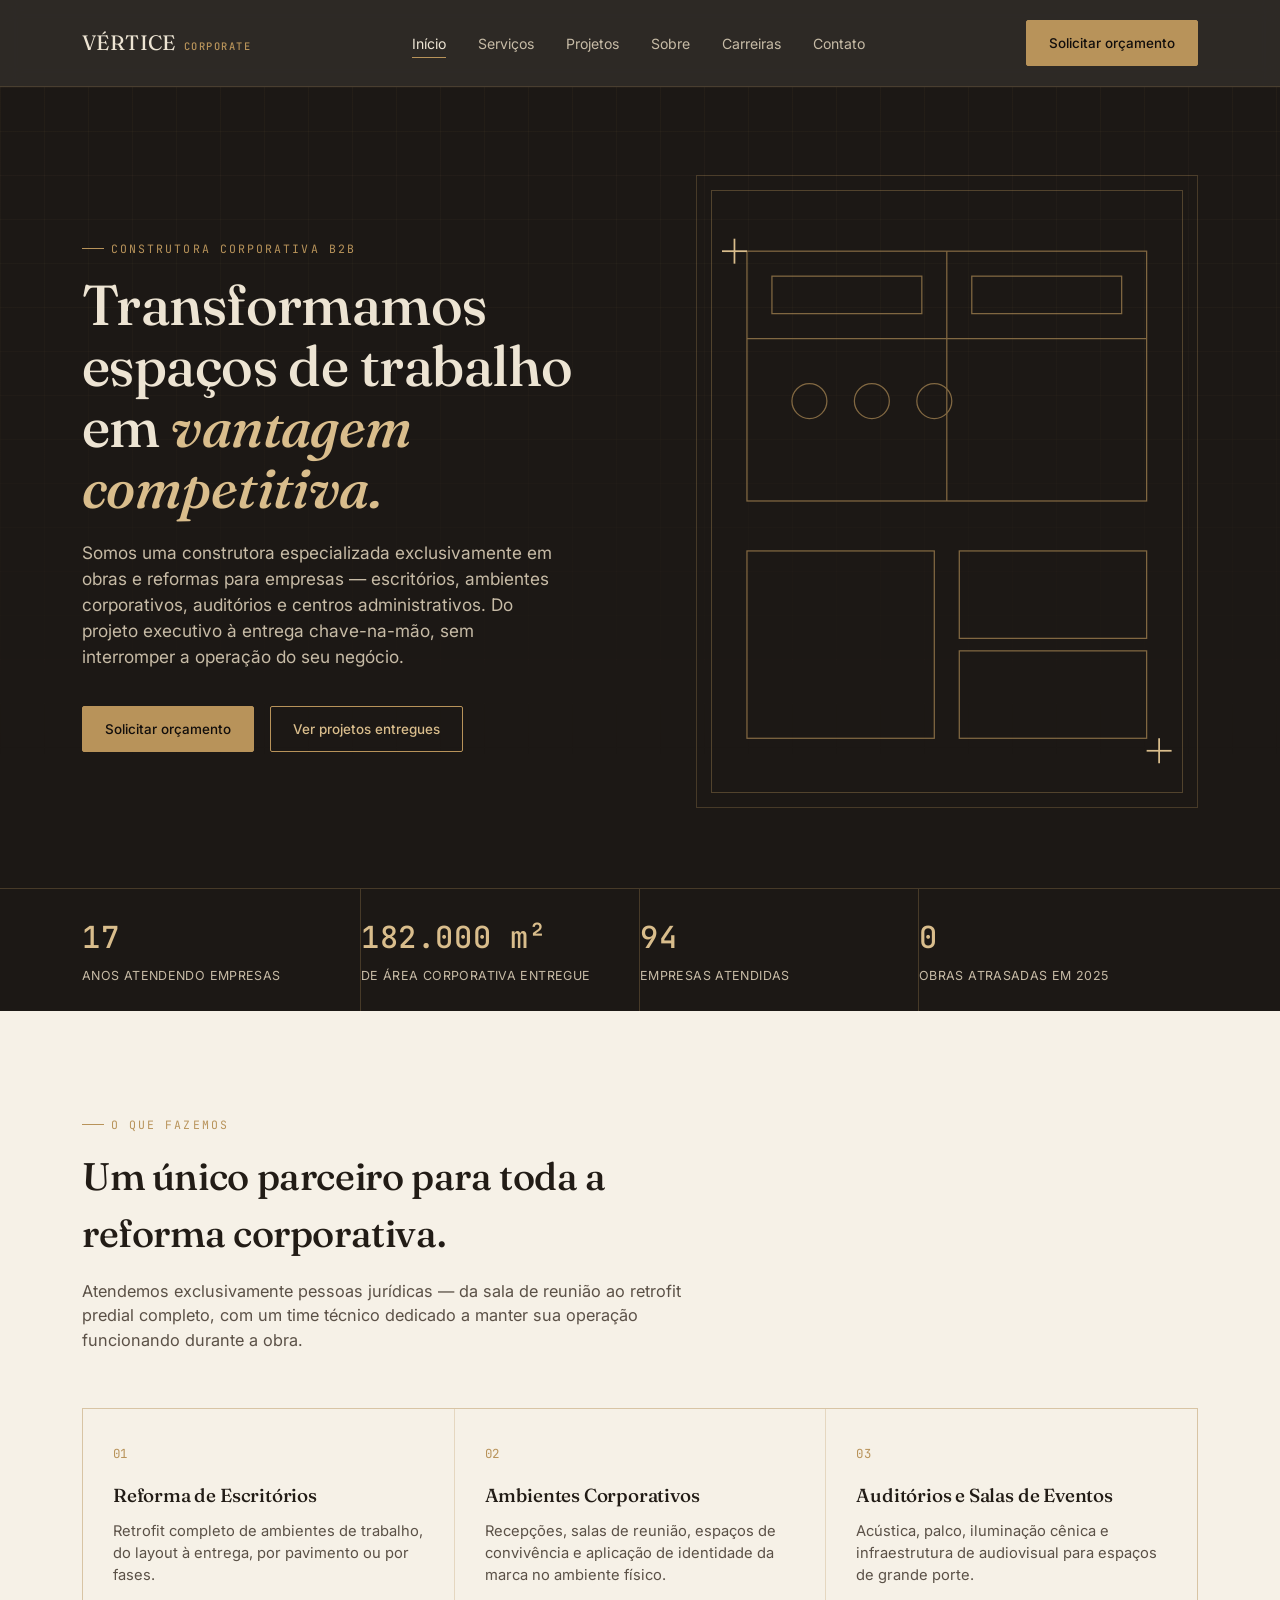
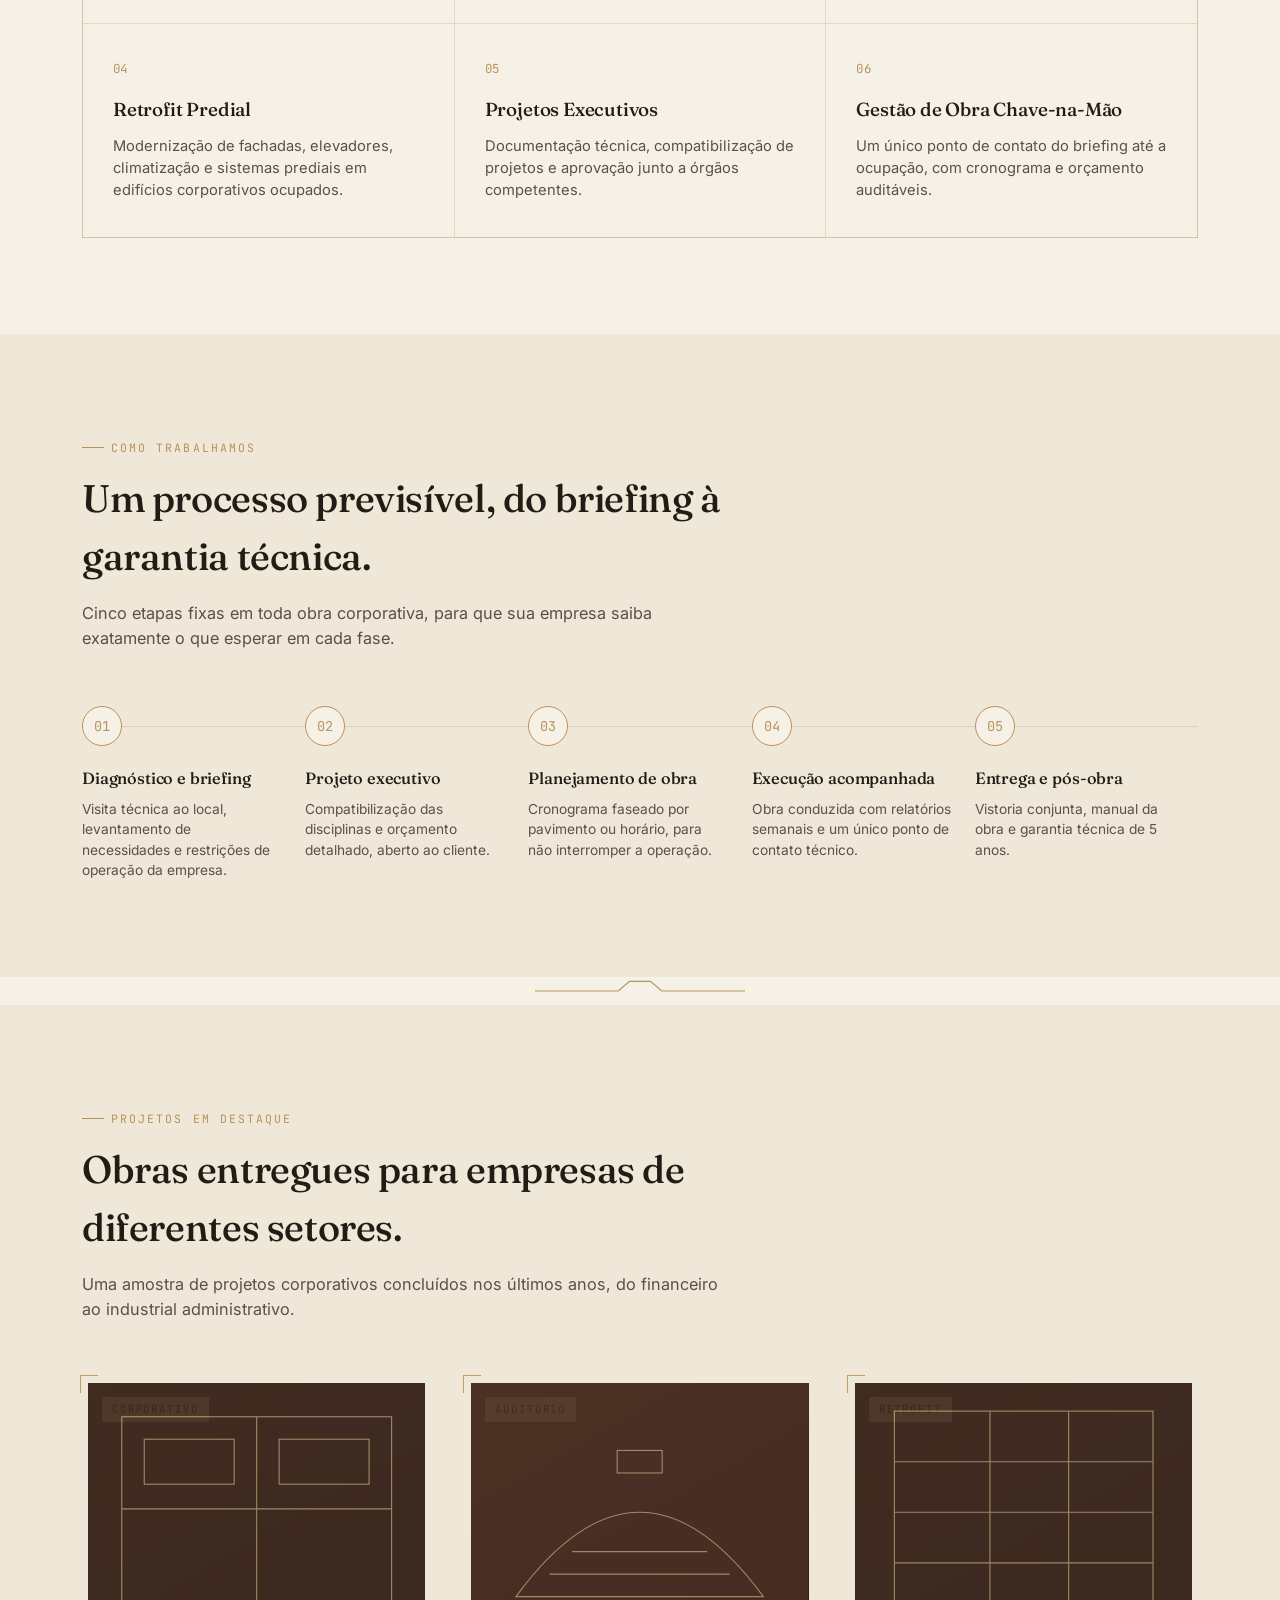
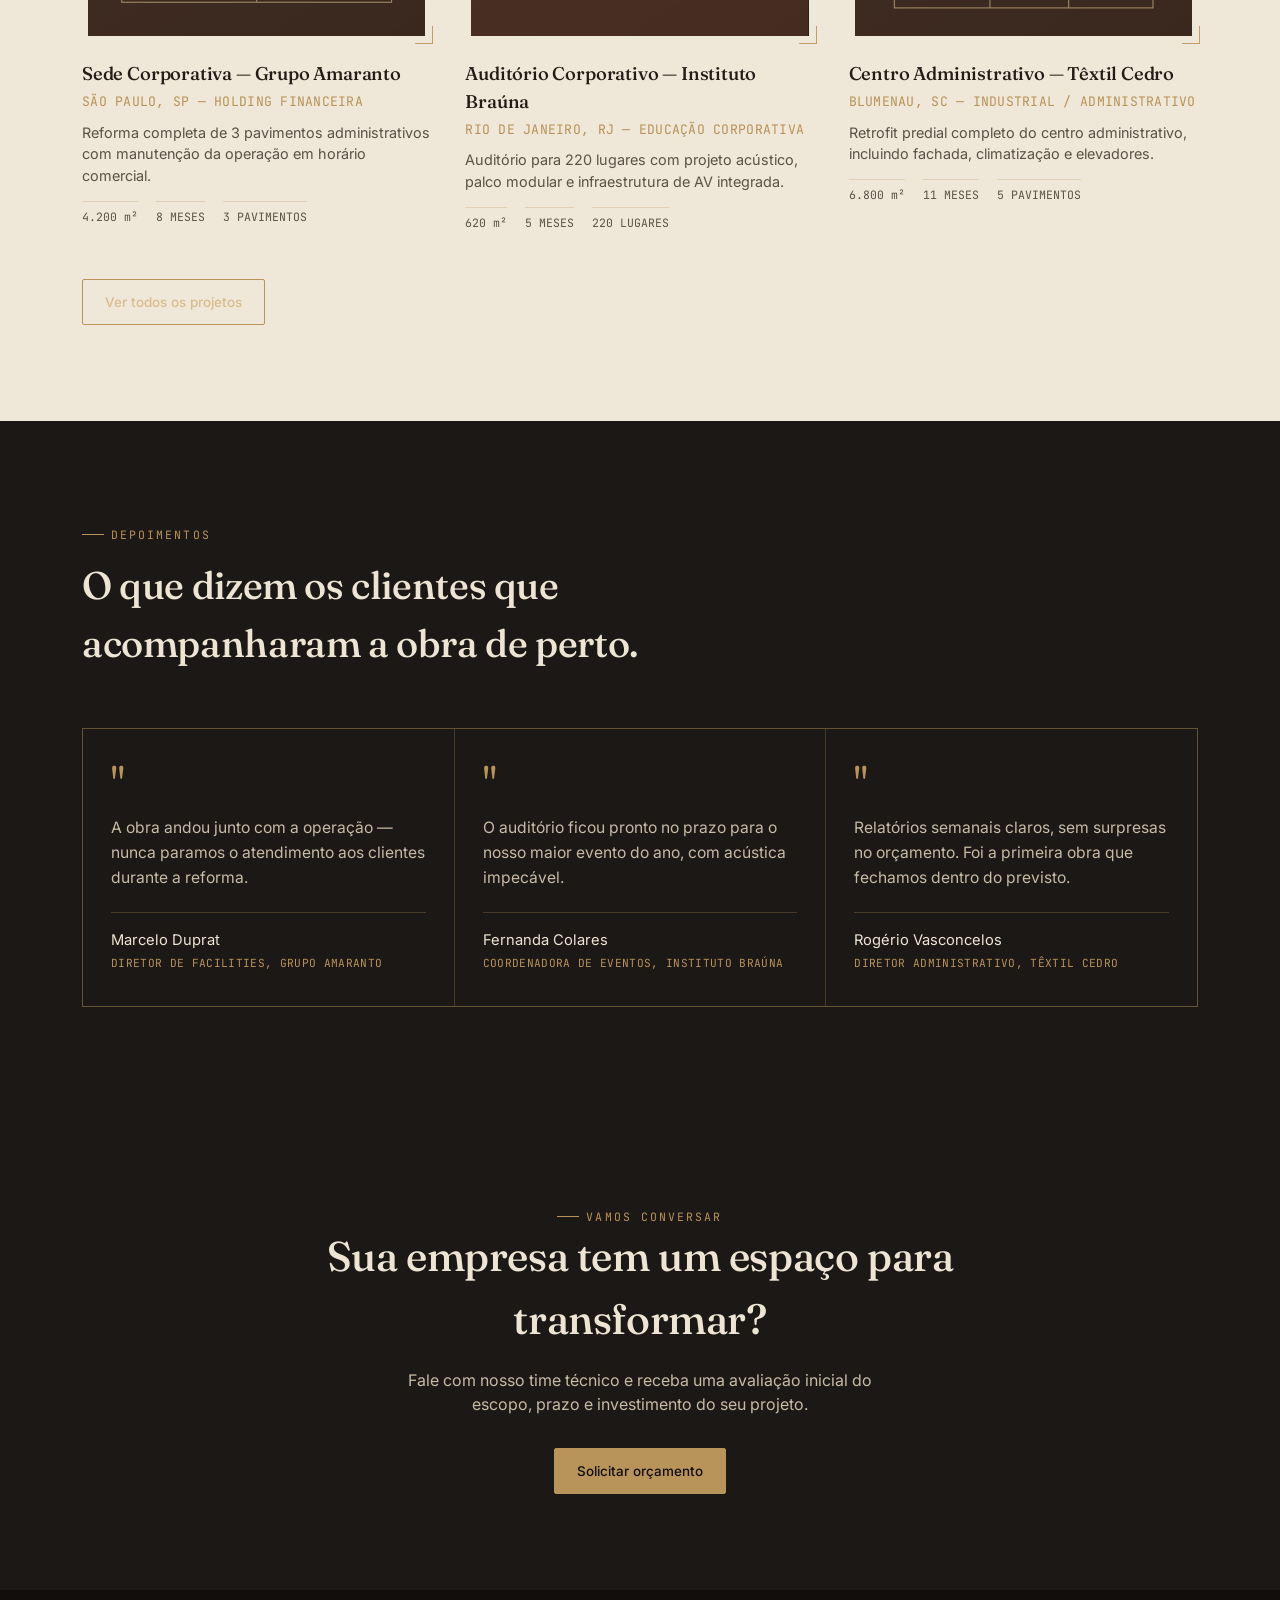
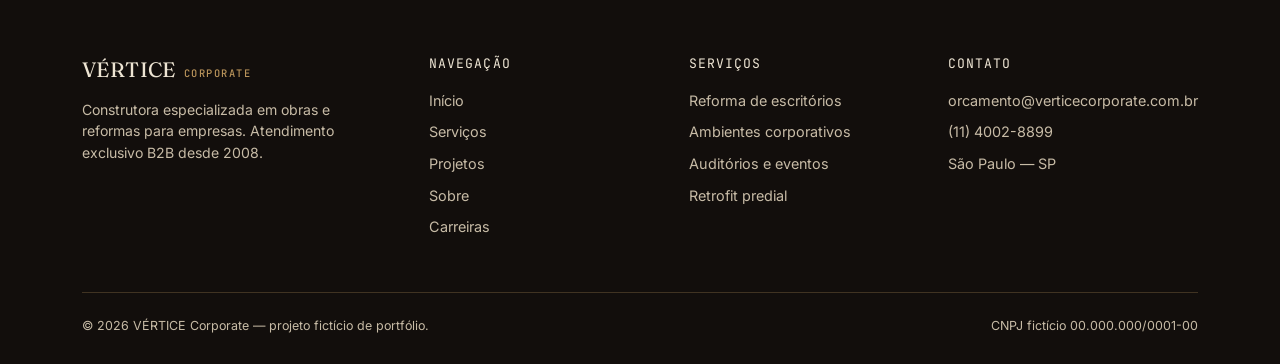
<file: index.html>
<!DOCTYPE html>
<html lang="pt-BR">
<head>
<meta charset="UTF-8">
<meta name="viewport" content="width=device-width, initial-scale=1.0">
<title>VÉRTICE Corporate — Obras e Reformas para Empresas</title>
<link rel="preconnect" href="https://fonts.googleapis.com">
<link rel="preconnect" href="https://fonts.gstatic.com" crossorigin>
<link href="https://fonts.googleapis.com/css2?family=Fraunces:opsz,wght@9..144,300;9..144,400;9..144,500;9..144,600&family=Inter:wght@400;500;600;700&family=JetBrains+Mono:wght@400;500&display=swap" rel="stylesheet">
<style>
  :root{
    --charcoal:#1C1815;
    --charcoal-2:#120E0C;
    --walnut:#3E2A20;
    --walnut-light:#5C4030;
    --brass:#B8935A;
    --brass-light:#D9BD8C;
    --ivory:#EDE4D3;
    --ivory-dim:#C7BBA6;
    --stone:#8C8377;
    --paper:#F6F1E7;
    --paper-2:#EFE7D8;
    --ink:#221C16;
    --ink-dim:#5B5147;
    --line: rgba(184,147,90,0.28);
    --radius: 2px;
    --maxw: 1180px;
    --ease: cubic-bezier(.16,.84,.44,1);
  }

  *,*::before,*::after{ box-sizing:border-box; }
  html{ scroll-behavior:smooth; }
  body{
    margin:0;
    background:var(--paper);
    color:var(--ink);
    font-family:'Inter',system-ui,sans-serif;
    -webkit-font-smoothing:antialiased;
    line-height:1.5;
  }
  h1,h2,h3,h4{
    font-family:'Fraunces',serif;
    font-weight:500;
    margin:0;
    letter-spacing:-0.01em;
  }
  p{ margin:0; }
  a{ color:inherit; text-decoration:none; }
  img{ max-width:100%; display:block; }
  ul{ margin:0; padding:0; list-style:none; }
  button{ font-family:inherit; cursor:pointer; }

  .mono{
    font-family:'JetBrains Mono',monospace;
    letter-spacing:0.02em;
  }
  .eyebrow{
    font-family:'JetBrains Mono',monospace;
    font-size:0.72rem;
    letter-spacing:0.18em;
    text-transform:uppercase;
    color:var(--brass);
    display:inline-flex;
    align-items:center;
    gap:0.6em;
  }
  .eyebrow::before{
    content:"";
    width:22px; height:1px;
    background:var(--brass);
    display:inline-block;
  }

  :focus-visible{
    outline:2px solid var(--brass);
    outline-offset:3px;
  }

  .wrap{
    max-width:var(--maxw);
    margin:0 auto;
    padding:0 32px;
  }

  /* ---------- HEADER ---------- */
  .site-header{
    position:sticky; top:0; z-index:100;
    background:rgba(28,24,21,0.92);
    backdrop-filter:blur(10px);
    border-bottom:1px solid rgba(184,147,90,0.2);
  }
  .header-inner{
    display:flex; align-items:center; justify-content:space-between;
    padding:20px 32px;
    max-width:var(--maxw); margin:0 auto;
  }
  .logo{
    font-family:'Fraunces',serif;
    font-size:1.3rem;
    color:var(--ivory);
    letter-spacing:0.02em;
    display:flex; align-items:baseline; gap:8px;
  }
  .logo span{
    color:var(--brass);
    font-family:'JetBrains Mono',monospace;
    font-size:0.65rem;
    letter-spacing:0.14em;
    font-weight:500;
  }
  nav.main-nav{ display:flex; align-items:center; gap:36px; }
  nav.main-nav ul{ display:flex; gap:32px; }
  nav.main-nav a{
    font-size:0.88rem;
    color:var(--ivory-dim);
    position:relative;
    padding:6px 0;
    transition:color .2s var(--ease);
  }
  nav.main-nav a:hover, nav.main-nav a.active{ color:var(--ivory); }
  nav.main-nav a.active::after{
    content:"";
    position:absolute; left:0; bottom:0;
    width:100%; height:1px;
    background:var(--brass);
  }
  .btn{
    display:inline-flex; align-items:center; gap:10px;
    padding:12px 22px;
    font-size:0.84rem; font-weight:500;
    border:1px solid var(--brass);
    color:var(--brass-light);
    background:transparent;
    border-radius:var(--radius);
    transition:all .25s var(--ease);
    white-space:nowrap;
  }
  .btn:hover{ background:var(--brass); color:var(--charcoal-2); }
  .btn-solid{ background:var(--brass); color:var(--charcoal-2); }
  .btn-solid:hover{ background:var(--brass-light); border-color:var(--brass-light); }

  .menu-toggle{
    display:none;
    background:none; border:none;
    width:32px; height:22px;
    position:relative;
  }
  .menu-toggle span{
    position:absolute; left:0; width:100%; height:1px;
    background:var(--ivory);
    transition:all .25s var(--ease);
  }
  .menu-toggle span:nth-child(1){ top:0; }
  .menu-toggle span:nth-child(2){ top:10px; }
  .menu-toggle span:nth-child(3){ top:20px; }
  .menu-toggle.open span:nth-child(1){ transform:translateY(10px) rotate(45deg); }
  .menu-toggle.open span:nth-child(2){ opacity:0; }
  .menu-toggle.open span:nth-child(3){ transform:translateY(-10px) rotate(-45deg); }

  /* ---------- PAGES ---------- */
  .page{ display:none; padding:0; margin:0; }
  .page.active{ display:block; animation:fadeIn .5s var(--ease); }
  @keyframes fadeIn{ from{opacity:0; transform:translateY(8px);} to{opacity:1; transform:translateY(0);} }

  section{ padding:96px 0; }
  .section-dark{ background:var(--charcoal); color:var(--ivory); }
  .section-walnut{
    background:
      repeating-linear-gradient(100deg, rgba(184,147,90,0.05) 0px, rgba(184,147,90,0.05) 1px, transparent 1px, transparent 14px),
      linear-gradient(160deg, var(--walnut), var(--walnut-light));
    color:var(--ivory);
  }
  .section-paper{ background:var(--paper); }
  .section-paper2{ background:var(--paper-2); }

  .section-head{
    max-width:640px;
    margin-bottom:56px;
  }
  .section-head h2{ font-size:clamp(1.8rem,3vw,2.6rem); margin-top:14px; }
  .section-head p{ margin-top:16px; color:var(--ink-dim); font-size:1.02rem; }
  .section-dark .section-head p, .section-walnut .section-head p{ color:var(--ivory-dim); }

  /* dovetail divider */
  .divider{ display:flex; justify-content:center; padding:0 32px; }
  .divider svg{ width:240px; height:28px; }
  .divider line, .divider path{ stroke:var(--brass); stroke-width:1.3; fill:none; }

  /* crop-mark corner card */
  .crop-card{ position:relative; padding:6px; }
  .crop-card::before, .crop-card::after{
    content:""; position:absolute; width:18px; height:18px;
    border-color:var(--brass); border-style:solid; border-width:0;
    opacity:0.85;
  }
  .crop-card::before{ top:-2px; left:-2px; border-top-width:1.5px; border-left-width:1.5px; }
  .crop-card::after{ bottom:-2px; right:-2px; border-bottom-width:1.5px; border-right-width:1.5px; }

  /* ---------- HERO ---------- */
  .hero{
    background:var(--charcoal);
    color:var(--ivory);
    padding:88px 0 0;
    position:relative;
    overflow:hidden;
  }
  .hero::before{
    content:"";
    position:absolute; inset:0;
    background-image:
      linear-gradient(rgba(184,147,90,0.06) 1px, transparent 1px),
      linear-gradient(90deg, rgba(184,147,90,0.06) 1px, transparent 1px);
    background-size:44px 44px;
    mask-image:linear-gradient(180deg, rgba(0,0,0,0.9), transparent 75%);
    pointer-events:none;
  }
  .hero-grid{
    position:relative;
    display:grid;
    grid-template-columns:1.05fr 0.95fr;
    gap:60px;
    align-items:center;
  }
  .hero h1{
    font-size:clamp(2.4rem,4.4vw,3.6rem);
    line-height:1.08;
    margin-top:18px;
    color:var(--ivory);
  }
  .hero h1 em{ font-style:italic; color:var(--brass-light); }
  .hero p.lead{
    margin-top:22px;
    font-size:1.08rem;
    color:var(--ivory-dim);
    max-width:480px;
  }
  .hero-cta{ display:flex; gap:16px; margin-top:36px; flex-wrap:wrap; }

  .hero-art{
    position:relative;
    aspect-ratio:4/5;
    border:1px solid var(--line);
  }
  .hero-art .frame{
    position:absolute; inset:14px;
    border:1px solid rgba(184,147,90,0.35);
  }
  .hero-art svg{ width:100%; height:100%; }

  .stats-strip{
    border-top:1px solid var(--line);
    margin-top:80px;
  }
  .stats-strip .wrap{
    display:grid;
    grid-template-columns:repeat(4,1fr);
  }
  .stat{
    padding:26px 0 26px 0;
    border-right:1px solid var(--line);
    padding-left:0;
  }
  .stat:last-child{ border-right:none; }
  .stat .num{ font-size:1.9rem; color:var(--brass-light); font-weight:500; }
  .stat .lbl{ font-size:0.78rem; color:var(--ivory-dim); margin-top:6px; letter-spacing:0.03em; }

  /* ---------- SERVICES GRID ---------- */
  .services-grid{
    display:grid;
    grid-template-columns:repeat(3,1fr);
    gap:1px;
    background:var(--line);
    border:1px solid var(--line);
  }
  .service-card{
    background:var(--paper);
    padding:36px 30px;
    transition:background .3s var(--ease);
  }
  .service-card:hover{ background:var(--paper-2); }
  .service-num{ font-family:'JetBrains Mono',monospace; color:var(--brass); font-size:0.78rem; }
  .service-card h3{ font-size:1.18rem; margin-top:18px; color:var(--ink); }
  .service-card p{ margin-top:10px; color:var(--ink-dim); font-size:0.92rem; }

  /* ---------- PROJECT CARDS ---------- */
  .projects-grid{
    display:grid;
    grid-template-columns:repeat(3,1fr);
    gap:44px 34px;
  }
  .projects-grid.two-col{ grid-template-columns:repeat(2,1fr); }
  .project-card{ }
  .project-thumb{
    aspect-ratio:4/3;
    background:linear-gradient(150deg, var(--walnut-light), var(--charcoal));
    position:relative;
    overflow:hidden;
  }
  .project-thumb svg{ width:100%; height:100%; opacity:0.9; }
  .project-tag{
    position:absolute; top:14px; left:14px;
    font-family:'JetBrains Mono',monospace;
    font-size:0.68rem; letter-spacing:0.08em;
    color:var(--charcoal-2);
    background:var(--brass-light);
    padding:4px 10px;
  }
  .project-meta{ padding-top:18px; }
  .project-meta h3{ font-size:1.15rem; color:var(--ink); }
  .project-meta .loc{ color:var(--brass); font-size:0.82rem; margin-top:4px; font-family:'JetBrains Mono',monospace; }
  .project-meta p{ margin-top:10px; color:var(--ink-dim); font-size:0.9rem; }
  .project-specs{ display:flex; gap:18px; margin-top:14px; flex-wrap:wrap; }
  .project-specs span{ font-family:'JetBrains Mono',monospace; font-size:0.72rem; color:var(--ink-dim); border-top:1px solid var(--line); padding-top:6px; }

  /* ---------- CTA BAND ---------- */
  .cta-band{
    background:var(--charcoal);
    color:var(--ivory);
    text-align:center;
  }
  .cta-band h2{ font-size:clamp(1.8rem,3.4vw,2.6rem); max-width:680px; margin:0 auto; }
  .cta-band p{ color:var(--ivory-dim); margin-top:18px; max-width:520px; margin-left:auto; margin-right:auto; }
  .cta-band .hero-cta{ justify-content:center; margin-top:32px; }

  /* ---------- FOOTER ---------- */
  footer{
    background:var(--charcoal-2);
    color:var(--ivory-dim);
    padding:64px 0 28px;
  }
  .footer-grid{
    display:grid;
    grid-template-columns:1.4fr 1fr 1fr 1fr;
    gap:40px;
    padding-bottom:44px;
    border-bottom:1px solid var(--line);
  }
  .footer-grid h4{ color:var(--ivory); font-size:0.82rem; letter-spacing:0.08em; text-transform:uppercase; font-family:'JetBrains Mono',monospace; font-weight:400; margin-bottom:16px; }
  .footer-grid li{ margin-bottom:10px; font-size:0.9rem; }
  .footer-grid a:hover{ color:var(--brass-light); }
  .footer-bottom{
    display:flex; justify-content:space-between; padding-top:24px;
    font-size:0.78rem; flex-wrap:wrap; gap:10px;
  }

  /* ---------- ABOUT PAGE ---------- */
  .about-hero{ background:var(--charcoal); color:var(--ivory); padding:80px 0 70px; }
  .about-hero h1{ font-size:clamp(2rem,3.6vw,2.8rem); margin-top:16px; max-width:680px; }
  .split{
    display:grid; grid-template-columns:0.9fr 1.1fr; gap:64px; align-items:start;
  }
  .values-list{ display:grid; gap:30px; }
  .value-item{ display:grid; grid-template-columns:auto 1fr; gap:20px; }
  .value-num{ font-family:'JetBrains Mono',monospace; color:var(--brass); font-size:0.9rem; padding-top:2px; }
  .value-item h4{ font-size:1.05rem; }
  .value-item p{ color:var(--ink-dim); font-size:0.92rem; margin-top:8px; }

  .timeline{ display:grid; gap:0; }
  .timeline-item{
    display:grid; grid-template-columns:90px 1fr; gap:24px;
    padding:22px 0; border-top:1px solid var(--line);
  }
  .timeline-item:last-child{ border-bottom:1px solid var(--line); }
  .timeline-year{ font-family:'JetBrains Mono',monospace; color:var(--brass); font-size:0.9rem; }
  .timeline-item h4{ font-size:1rem; }
  .timeline-item p{ color:var(--ink-dim); font-size:0.88rem; margin-top:6px; }

  .team-grid{ display:grid; grid-template-columns:repeat(4,1fr); gap:28px; }
  .team-card{ text-align:left; }
  .team-photo{
    aspect-ratio:3/4;
    background:linear-gradient(160deg, var(--walnut-light), var(--charcoal));
    margin-bottom:14px;
    position:relative;
  }
  .team-photo svg{ width:100%; height:100%; opacity:0.85; }
  .team-card h4{ font-size:0.98rem; }
  .team-card .role{ font-family:'JetBrains Mono',monospace; font-size:0.72rem; color:var(--brass); margin-top:4px; }

  .cert-strip{ display:flex; gap:40px; flex-wrap:wrap; align-items:center; }
  .cert{ display:flex; align-items:center; gap:12px; font-size:0.85rem; color:var(--ink-dim); }
  .cert svg{ width:26px; height:26px; flex:none; }

  /* ---------- CONTACT PAGE ---------- */
  .contact-hero{ background:var(--charcoal); color:var(--ivory); padding:80px 0 60px; }
  .contact-hero h1{ font-size:clamp(2rem,3.6vw,2.8rem); margin-top:16px; max-width:640px; }
  .contact-grid{ display:grid; grid-template-columns:1fr 1.15fr; gap:64px; }
  .contact-info-list{ display:grid; gap:26px; margin-top:36px; }
  .contact-info-item h4{ font-family:'JetBrains Mono',monospace; font-size:0.72rem; letter-spacing:0.08em; text-transform:uppercase; color:var(--brass); margin-bottom:6px; font-weight:500;}
  .contact-info-item p{ font-size:0.98rem; }

  .field{ margin-bottom:22px; }
  .field label{ display:block; font-size:0.8rem; margin-bottom:8px; color:var(--ink-dim); font-family:'JetBrains Mono',monospace; letter-spacing:0.02em; }
  .field input, .field select, .field textarea{
    width:100%; padding:13px 14px;
    background:var(--paper);
    border:1px solid rgba(34,28,22,0.2);
    border-radius:var(--radius);
    font-family:'Inter',sans-serif;
    font-size:0.95rem;
    color:var(--ink);
    transition:border-color .2s;
  }
  .field input:focus, .field select:focus, .field textarea:focus{
    outline:none; border-color:var(--brass);
  }
  .field-row{ display:grid; grid-template-columns:1fr 1fr; gap:18px; }
  .form-note{ font-size:0.82rem; color:var(--ink-dim); margin-top:6px; }
  .success-msg{
    display:none;
    padding:18px 20px;
    border:1px solid var(--brass);
    color:var(--ink);
    background:var(--paper-2);
    font-size:0.92rem;
    margin-top:18px;
  }
  .success-msg.show{ display:block; }

  /* ---------- SERVICES PAGE DETAIL ---------- */
  .service-detail{
    display:grid; grid-template-columns:auto 1fr; gap:30px;
    padding:40px 0; border-top:1px solid var(--line);
  }
  .service-detail:last-child{ border-bottom:1px solid var(--line); }
  .service-detail .num{ font-family:'JetBrains Mono',monospace; color:var(--brass); font-size:1.1rem; }
  .service-detail h3{ font-size:1.35rem; }
  .service-detail p{ color:var(--ink-dim); margin-top:10px; max-width:640px; }
  .service-detail .tags{ display:flex; gap:10px; margin-top:16px; flex-wrap:wrap; }
  .service-detail .tags span{
    font-family:'JetBrains Mono',monospace; font-size:0.7rem;
    border:1px solid var(--line); padding:5px 10px; color:var(--ink-dim);
  }

  /* ---------- PROCESS (COMO TRABALHAMOS) ---------- */
  .process-row{
    display:grid;
    grid-template-columns:repeat(5,1fr);
    position:relative;
  }
  .process-row::before{
    content:"";
    position:absolute; top:20px; left:0; right:0;
    height:1px; background:var(--line);
    z-index:0;
  }
  .process-item{ position:relative; padding-right:24px; }
  .process-item .pnum{
    width:40px; height:40px;
    border:1px solid var(--brass);
    border-radius:50%;
    display:flex; align-items:center; justify-content:center;
    font-family:'JetBrains Mono',monospace; font-size:0.85rem; color:var(--brass);
    background:var(--paper);
    position:relative; z-index:1;
  }
  .process-item h4{ font-size:1.02rem; margin-top:20px; }
  .process-item p{ font-size:0.86rem; color:var(--ink-dim); margin-top:8px; }

  /* ---------- TESTIMONIALS ---------- */
  .testi-grid{ display:grid; grid-template-columns:repeat(3,1fr); gap:1px; background:var(--line); border:1px solid var(--line); }
  .testi-card{ background:var(--charcoal); padding:34px 28px; }
  .testi-quote-mark{ font-family:'Fraunces',serif; font-size:2.6rem; color:var(--brass); line-height:1; display:block; }
  .testi-card p.quote{ font-size:0.98rem; color:var(--ivory-dim); margin-top:10px; line-height:1.6; }
  .testi-author{ margin-top:22px; padding-top:16px; border-top:1px solid var(--line); }
  .testi-author .name{ color:var(--ivory); font-size:0.92rem; }
  .testi-author .role{ font-family:'JetBrains Mono',monospace; font-size:0.7rem; color:var(--brass); margin-top:4px; letter-spacing:0.03em; }

  /* ---------- FAQ ---------- */
  .faq-list{ max-width:760px; }
  .faq-item{ border-top:1px solid var(--line); }
  .faq-item:last-child{ border-bottom:1px solid var(--line); }
  .faq-item summary{
    list-style:none;
    cursor:pointer;
    padding:22px 0;
    display:flex; justify-content:space-between; align-items:center; gap:20px;
    font-family:'Fraunces',serif; font-size:1.05rem; color:var(--ink);
  }
  .faq-item summary::-webkit-details-marker{ display:none; }
  .faq-item summary::after{
    content:"+";
    font-family:'JetBrains Mono',monospace;
    font-size:1.2rem; color:var(--brass);
    flex:none;
    transition:transform .25s var(--ease);
  }
  .faq-item[open] summary::after{ transform:rotate(45deg); }
  .faq-item .faq-a{ padding:0 0 24px; color:var(--ink-dim); font-size:0.92rem; max-width:640px; }

  /* ---------- CAREERS ---------- */
  .culture-grid{ display:grid; grid-template-columns:repeat(2,1fr); gap:30px; }
  .culture-card{ padding:30px; border:1px solid var(--line); background:var(--paper); }
  .culture-card .cnum{ font-family:'JetBrains Mono',monospace; color:var(--brass); font-size:0.78rem; }
  .culture-card h4{ font-size:1.08rem; margin-top:16px; }
  .culture-card p{ font-size:0.9rem; color:var(--ink-dim); margin-top:10px; }

  .benefits-strip{ display:flex; flex-wrap:wrap; gap:12px; }
  .benefit-chip{
    font-family:'JetBrains Mono',monospace; font-size:0.76rem;
    border:1px solid var(--line); padding:9px 16px;
    color:var(--ivory-dim);
  }

  .jobs-list{ display:grid; gap:1px; background:var(--line); border:1px solid var(--line); }
  .job-card{
    background:var(--paper); padding:26px 30px;
    display:grid; grid-template-columns:1fr auto; align-items:center; gap:20px;
  }
  .job-card h4{ font-size:1.08rem; }
  .job-badges{ display:flex; gap:10px; margin-top:10px; flex-wrap:wrap; }
  .job-badges span{ font-family:'JetBrains Mono',monospace; font-size:0.68rem; color:var(--brass); border:1px solid var(--line); padding:4px 9px; }
  .job-card p.jdesc{ font-size:0.86rem; color:var(--ink-dim); margin-top:10px; max-width:520px; }

  /* reveal animation */
  .reveal{ opacity:0; transform:translateY(18px); transition:opacity .7s var(--ease), transform .7s var(--ease); }
  .reveal.in-view{ opacity:1; transform:translateY(0); }

  @media (prefers-reduced-motion: reduce){
    html{ scroll-behavior:auto; }
    .reveal{ opacity:1; transform:none; transition:none; }
    .page.active{ animation:none; }
  }

  /* ---------- RESPONSIVE ---------- */
  @media (max-width:960px){
    nav.main-nav ul{ display:none; }
    .menu-toggle{ display:block; }
    .header-inner .btn{ display:none; }
    .hero-grid{ grid-template-columns:1fr; }
    .hero-art{ display:none; }
    .stats-strip .wrap{ grid-template-columns:repeat(2,1fr); }
    .stat:nth-child(2){ border-right:none; }
    .services-grid{ grid-template-columns:1fr; }
    .projects-grid, .projects-grid.two-col{ grid-template-columns:1fr; }
    .split{ grid-template-columns:1fr; }
    .team-grid{ grid-template-columns:repeat(2,1fr); }
    .footer-grid{ grid-template-columns:1fr 1fr; }
    .contact-grid{ grid-template-columns:1fr; }
    .field-row{ grid-template-columns:1fr; }
    section{ padding:64px 0; }
    .process-row{ grid-template-columns:1fr; gap:32px; }
    .process-row::before{ display:none; }
    .process-item{ padding-right:0; }
    .testi-grid{ grid-template-columns:1fr; }
    .culture-grid{ grid-template-columns:1fr; }
    .job-card{ grid-template-columns:1fr; }
  }

  /* mobile nav panel */
  .mobile-nav{
    display:none;
    position:fixed; inset:0; top:73px;
    background:var(--charcoal-2);
    z-index:99;
    padding:20px 32px;
  }
  .mobile-nav.open{ display:block; }
  .mobile-nav ul{ display:grid; gap:4px; }
  .mobile-nav a{
    display:block; padding:16px 0; font-size:1.1rem;
    color:var(--ivory-dim); border-bottom:1px solid var(--line);
    font-family:'Fraunces',serif;
  }
  .mobile-nav a.active{ color:var(--brass-light); }
  .mobile-nav .btn{ margin-top:24px; width:100%; justify-content:center; }
</style>
</head>
<body>

<header class="site-header">
  <div class="header-inner">
    <a href="#home" class="logo" data-nav="home">VÉRTICE <span>CORPORATE</span></a>
    <nav class="main-nav">
      <ul>
        <li><a href="#home" data-nav="home">Início</a></li>
        <li><a href="#servicos" data-nav="servicos">Serviços</a></li>
        <li><a href="#projetos" data-nav="projetos">Projetos</a></li>
        <li><a href="#sobre" data-nav="sobre">Sobre</a></li>
        <li><a href="#carreiras" data-nav="carreiras">Carreiras</a></li>
        <li><a href="#contato" data-nav="contato">Contato</a></li>
      </ul>
    </nav>
    <a href="#contato" class="btn btn-solid" data-nav="contato">Solicitar orçamento</a>
    <button class="menu-toggle" aria-label="Abrir menu" aria-expanded="false"><span></span><span></span><span></span></button>
  </div>
  <div class="mobile-nav">
    <ul>
      <li><a href="#home" data-nav="home">Início</a></li>
      <li><a href="#servicos" data-nav="servicos">Serviços</a></li>
      <li><a href="#projetos" data-nav="projetos">Projetos</a></li>
      <li><a href="#sobre" data-nav="sobre">Sobre</a></li>
      <li><a href="#carreiras" data-nav="carreiras">Carreiras</a></li>
      <li><a href="#contato" data-nav="contato">Contato</a></li>
    </ul>
    <a href="#contato" class="btn btn-solid" data-nav="contato">Solicitar orçamento</a>
  </div>
</header>

<main>

<!-- ======================= HOME ======================= -->
<section id="page-home" class="page active">

  <div class="hero">
    <div class="wrap">
      <div class="hero-grid">
        <div>
          <span class="eyebrow">Construtora corporativa B2B</span>
          <h1>Transformamos espaços de trabalho em <em>vantagem competitiva.</em></h1>
          <p class="lead">Somos uma construtora especializada exclusivamente em obras e reformas para empresas — escritórios, ambientes corporativos, auditórios e centros administrativos. Do projeto executivo à entrega chave-na-mão, sem interromper a operação do seu negócio.</p>
          <div class="hero-cta">
            <a href="#contato" class="btn btn-solid" data-nav="contato">Solicitar orçamento</a>
            <a href="#projetos" class="btn" data-nav="projetos">Ver projetos entregues</a>
          </div>
        </div>
        <div class="hero-art">
          <div class="frame"></div>
          <svg viewBox="0 0 400 500" xmlns="http://www.w3.org/2000/svg">
            <rect width="400" height="500" fill="none"/>
            <g stroke="#B8935A" stroke-width="1" opacity="0.65" fill="none">
              <rect x="40" y="60" width="320" height="200"/>
              <line x1="40" y1="130" x2="360" y2="130"/>
              <line x1="200" y1="60" x2="200" y2="260"/>
              <rect x="60" y="80" width="120" height="30"/>
              <rect x="220" y="80" width="120" height="30"/>
              <circle cx="90" cy="180" r="14"/>
              <circle cx="140" cy="180" r="14"/>
              <circle cx="190" cy="180" r="14"/>
              <rect x="40" y="300" width="150" height="150"/>
              <rect x="210" y="300" width="150" height="70"/>
              <rect x="210" y="380" width="150" height="70"/>
            </g>
            <g stroke="#D9BD8C" stroke-width="1.4">
              <line x1="30" y1="50" x2="30" y2="70"/>
              <line x1="20" y1="60" x2="40" y2="60"/>
              <line x1="370" y1="450" x2="370" y2="470"/>
              <line x1="360" y1="460" x2="380" y2="460"/>
            </g>
          </svg>
        </div>
      </div>
    </div>

    <div class="stats-strip">
      <div class="wrap">
        <div class="stat"><div class="num mono">17</div><div class="lbl">ANOS ATENDENDO EMPRESAS</div></div>
        <div class="stat"><div class="num mono">182.000 m²</div><div class="lbl">DE ÁREA CORPORATIVA ENTREGUE</div></div>
        <div class="stat"><div class="num mono">94</div><div class="lbl">EMPRESAS ATENDIDAS</div></div>
        <div class="stat"><div class="num mono">0</div><div class="lbl">OBRAS ATRASADAS EM 2025</div></div>
      </div>
    </div>
  </div>

  <section class="section-paper">
    <div class="wrap">
      <div class="section-head reveal">
        <span class="eyebrow">O que fazemos</span>
        <h2>Um único parceiro para toda a reforma corporativa.</h2>
        <p>Atendemos exclusivamente pessoas jurídicas — da sala de reunião ao retrofit predial completo, com um time técnico dedicado a manter sua operação funcionando durante a obra.</p>
      </div>
      <div class="services-grid reveal">
        <div class="service-card">
          <div class="service-num mono">01</div>
          <h3>Reforma de Escritórios</h3>
          <p>Retrofit completo de ambientes de trabalho, do layout à entrega, por pavimento ou por fases.</p>
        </div>
        <div class="service-card">
          <div class="service-num mono">02</div>
          <h3>Ambientes Corporativos</h3>
          <p>Recepções, salas de reunião, espaços de convivência e aplicação de identidade da marca no ambiente físico.</p>
        </div>
        <div class="service-card">
          <div class="service-num mono">03</div>
          <h3>Auditórios e Salas de Eventos</h3>
          <p>Acústica, palco, iluminação cênica e infraestrutura de audiovisual para espaços de grande porte.</p>
        </div>
        <div class="service-card">
          <div class="service-num mono">04</div>
          <h3>Retrofit Predial</h3>
          <p>Modernização de fachadas, elevadores, climatização e sistemas prediais em edifícios corporativos ocupados.</p>
        </div>
        <div class="service-card">
          <div class="service-num mono">05</div>
          <h3>Projetos Executivos</h3>
          <p>Documentação técnica, compatibilização de projetos e aprovação junto a órgãos competentes.</p>
        </div>
        <div class="service-card">
          <div class="service-num mono">06</div>
          <h3>Gestão de Obra Chave-na-Mão</h3>
          <p>Um único ponto de contato do briefing até a ocupação, com cronograma e orçamento auditáveis.</p>
        </div>
      </div>
    </div>
  </section>

  <section class="section-paper2">
    <div class="wrap">
      <div class="section-head reveal">
        <span class="eyebrow">Como trabalhamos</span>
        <h2>Um processo previsível, do briefing à garantia técnica.</h2>
        <p>Cinco etapas fixas em toda obra corporativa, para que sua empresa saiba exatamente o que esperar em cada fase.</p>
      </div>
      <div class="process-row reveal">
        <div class="process-item">
          <div class="pnum">01</div>
          <h4>Diagnóstico e briefing</h4>
          <p>Visita técnica ao local, levantamento de necessidades e restrições de operação da empresa.</p>
        </div>
        <div class="process-item">
          <div class="pnum">02</div>
          <h4>Projeto executivo</h4>
          <p>Compatibilização das disciplinas e orçamento detalhado, aberto ao cliente.</p>
        </div>
        <div class="process-item">
          <div class="pnum">03</div>
          <h4>Planejamento de obra</h4>
          <p>Cronograma faseado por pavimento ou horário, para não interromper a operação.</p>
        </div>
        <div class="process-item">
          <div class="pnum">04</div>
          <h4>Execução acompanhada</h4>
          <p>Obra conduzida com relatórios semanais e um único ponto de contato técnico.</p>
        </div>
        <div class="process-item">
          <div class="pnum">05</div>
          <h4>Entrega e pós-obra</h4>
          <p>Vistoria conjunta, manual da obra e garantia técnica de 5 anos.</p>
        </div>
      </div>
    </div>
  </section>

  <div class="divider section-paper">
    <svg viewBox="0 0 240 32"><line x1="0" y1="16" x2="95" y2="16"/><path d="M95,16 L108,5 H132 L145,16"/><line x1="145" y1="16" x2="240" y2="16"/></svg>
  </div>

  <section class="section-paper2">
    <div class="wrap">
      <div class="section-head reveal">
        <span class="eyebrow">Projetos em destaque</span>
        <h2>Obras entregues para empresas de diferentes setores.</h2>
        <p>Uma amostra de projetos corporativos concluídos nos últimos anos, do financeiro ao industrial administrativo.</p>
      </div>
      <div class="projects-grid reveal">

        <div class="project-card">
          <div class="crop-card">
            <div class="project-thumb">
              <span class="project-tag mono">CORPORATIVO</span>
              <svg viewBox="0 0 300 225" xmlns="http://www.w3.org/2000/svg">
                <rect width="300" height="225" fill="#3E2A20"/>
                <g stroke="#D9BD8C" stroke-width="1" fill="none" opacity="0.7">
                  <rect x="30" y="30" width="240" height="165"/>
                  <line x1="150" y1="30" x2="150" y2="195"/>
                  <line x1="30" y1="112" x2="270" y2="112"/>
                  <rect x="50" y="50" width="80" height="40"/>
                  <rect x="170" y="50" width="80" height="40"/>
                </g>
              </svg>
            </div>
          </div>
          <div class="project-meta">
            <h3>Sede Corporativa — Grupo Amaranto</h3>
            <div class="loc mono">SÃO PAULO, SP — HOLDING FINANCEIRA</div>
            <p>Reforma completa de 3 pavimentos administrativos com manutenção da operação em horário comercial.</p>
            <div class="project-specs">
              <span>4.200 m²</span>
              <span>8 MESES</span>
              <span>3 PAVIMENTOS</span>
            </div>
          </div>
        </div>

        <div class="project-card">
          <div class="crop-card">
            <div class="project-thumb">
              <span class="project-tag mono">AUDITÓRIO</span>
              <svg viewBox="0 0 300 225" xmlns="http://www.w3.org/2000/svg">
                <rect width="300" height="225" fill="#4A2F23"/>
                <g stroke="#D9BD8C" stroke-width="1" fill="none" opacity="0.7">
                  <path d="M40,190 Q150,40 260,190 Z"/>
                  <line x1="90" y1="150" x2="210" y2="150"/>
                  <line x1="70" y1="170" x2="230" y2="170"/>
                  <rect x="130" y="60" width="40" height="20"/>
                </g>
              </svg>
            </div>
          </div>
          <div class="project-meta">
            <h3>Auditório Corporativo — Instituto Braúna</h3>
            <div class="loc mono">RIO DE JANEIRO, RJ — EDUCAÇÃO CORPORATIVA</div>
            <p>Auditório para 220 lugares com projeto acústico, palco modular e infraestrutura de AV integrada.</p>
            <div class="project-specs">
              <span>620 m²</span>
              <span>5 MESES</span>
              <span>220 LUGARES</span>
            </div>
          </div>
        </div>

        <div class="project-card">
          <div class="crop-card">
            <div class="project-thumb">
              <span class="project-tag mono">RETROFIT</span>
              <svg viewBox="0 0 300 225" xmlns="http://www.w3.org/2000/svg">
                <rect width="300" height="225" fill="#3E2A20"/>
                <g stroke="#D9BD8C" stroke-width="1" fill="none" opacity="0.7">
                  <rect x="35" y="25" width="230" height="175"/>
                  <line x1="35" y1="70" x2="265" y2="70"/>
                  <line x1="35" y1="115" x2="265" y2="115"/>
                  <line x1="35" y1="160" x2="265" y2="160"/>
                  <line x1="120" y1="25" x2="120" y2="200"/>
                  <line x1="190" y1="25" x2="190" y2="200"/>
                </g>
              </svg>
            </div>
          </div>
          <div class="project-meta">
            <h3>Centro Administrativo — Têxtil Cedro</h3>
            <div class="loc mono">BLUMENAU, SC — INDUSTRIAL / ADMINISTRATIVO</div>
            <p>Retrofit predial completo do centro administrativo, incluindo fachada, climatização e elevadores.</p>
            <div class="project-specs">
              <span>6.800 m²</span>
              <span>11 MESES</span>
              <span>5 PAVIMENTOS</span>
            </div>
          </div>
        </div>

      </div>
      <div style="margin-top:48px;">
        <a href="#projetos" class="btn" data-nav="projetos">Ver todos os projetos</a>
      </div>
    </div>
  </section>

  <section class="section-dark">
    <div class="wrap">
      <div class="section-head reveal">
        <span class="eyebrow">Depoimentos</span>
        <h2>O que dizem os clientes que acompanharam a obra de perto.</h2>
      </div>
      <div class="testi-grid reveal">
        <div class="testi-card">
          <span class="testi-quote-mark">"</span>
          <p class="quote">A obra andou junto com a operação — nunca paramos o atendimento aos clientes durante a reforma.</p>
          <div class="testi-author">
            <div class="name">Marcelo Duprat</div>
            <div class="role mono">DIRETOR DE FACILITIES, GRUPO AMARANTO</div>
          </div>
        </div>
        <div class="testi-card">
          <span class="testi-quote-mark">"</span>
          <p class="quote">O auditório ficou pronto no prazo para o nosso maior evento do ano, com acústica impecável.</p>
          <div class="testi-author">
            <div class="name">Fernanda Colares</div>
            <div class="role mono">COORDENADORA DE EVENTOS, INSTITUTO BRAÚNA</div>
          </div>
        </div>
        <div class="testi-card">
          <span class="testi-quote-mark">"</span>
          <p class="quote">Relatórios semanais claros, sem surpresas no orçamento. Foi a primeira obra que fechamos dentro do previsto.</p>
          <div class="testi-author">
            <div class="name">Rogério Vasconcelos</div>
            <div class="role mono">DIRETOR ADMINISTRATIVO, TÊXTIL CEDRO</div>
          </div>
        </div>
      </div>
    </div>
  </section>

  <section class="cta-band">
    <div class="wrap reveal">
      <span class="eyebrow" style="justify-content:center;">Vamos conversar</span>
      <h2>Sua empresa tem um espaço para transformar?</h2>
      <p>Fale com nosso time técnico e receba uma avaliação inicial do escopo, prazo e investimento do seu projeto.</p>
      <div class="hero-cta">
        <a href="#contato" class="btn btn-solid" data-nav="contato">Solicitar orçamento</a>
      </div>
    </div>
  </section>

</section>

<!-- ======================= SERVIÇOS ======================= -->
<section id="page-servicos" class="page">
  <div class="about-hero">
    <div class="wrap reveal">
      <span class="eyebrow">Serviços</span>
      <h1>Da reforma pontual ao retrofit predial completo.</h1>
      <p class="lead" style="margin-top:18px;">Cada serviço é conduzido pelo mesmo time técnico, do projeto executivo à entrega — para que sua empresa tenha um único ponto de contato durante toda a obra.</p>
    </div>
  </div>

  <section class="section-paper">
    <div class="wrap">

      <div class="service-detail reveal">
        <div class="num">01</div>
        <div>
          <h3>Reforma de Escritórios</h3>
          <p>Retrofit completo de ambientes de trabalho — layout, elétrica, climatização, mobiliário e acabamento — planejado por fases para minimizar o impacto na rotina das equipes.</p>
          <div class="tags"><span>LAYOUT</span><span>ELÉTRICA E DADOS</span><span>CLIMATIZAÇÃO</span><span>MOBILIÁRIO CORPORATIVO</span></div>
        </div>
      </div>

      <div class="service-detail reveal">
        <div class="num">02</div>
        <div>
          <h3>Ambientes Corporativos</h3>
          <p>Recepções, salas de reunião, espaços de convivência e aplicação da identidade visual da empresa no ambiente físico, com foco em experiência de clientes e colaboradores.</p>
          <div class="tags"><span>RECEPÇÕES</span><span>SALAS DE REUNIÃO</span><span>BRANDING FÍSICO</span><span>ACABAMENTO PREMIUM</span></div>
        </div>
      </div>

      <div class="service-detail reveal">
        <div class="num">03</div>
        <div>
          <h3>Auditórios e Salas de Eventos</h3>
          <p>Projeto acústico, palco, iluminação cênica e infraestrutura de audiovisual para auditórios, salas de treinamento e espaços de eventos corporativos.</p>
          <div class="tags"><span>ACÚSTICA</span><span>ILUMINAÇÃO CÊNICA</span><span>AV E STREAMING</span><span>MOBILIÁRIO DE PALCO</span></div>
        </div>
      </div>

      <div class="service-detail reveal">
        <div class="num">04</div>
        <div>
          <h3>Retrofit Predial</h3>
          <p>Modernização de fachadas, elevadores, sistemas de climatização e infraestrutura predial em edifícios corporativos ocupados, com obra faseada por pavimento.</p>
          <div class="tags"><span>FACHADAS</span><span>ELEVADORES</span><span>SISTEMAS PREDIAIS</span><span>EFICIÊNCIA ENERGÉTICA</span></div>
        </div>
      </div>

      <div class="service-detail reveal">
        <div class="num">05</div>
        <div>
          <h3>Projetos Executivos</h3>
          <p>Desenvolvimento de documentação técnica, compatibilização entre disciplinas e aprovação junto aos órgãos competentes antes do início da obra.</p>
          <div class="tags"><span>PROJETO EXECUTIVO</span><span>COMPATIBILIZAÇÃO</span><span>APROVAÇÕES</span><span>ORÇAMENTO DETALHADO</span></div>
        </div>
      </div>

      <div class="service-detail reveal">
        <div class="num">06</div>
        <div>
          <h3>Gestão de Obra Chave-na-Mão</h3>
          <p>Um único ponto de contato do briefing à ocupação, com cronograma físico-financeiro auditável e relatórios semanais de andamento.</p>
          <div class="tags"><span>GESTÃO DE OBRA</span><span>CRONOGRAMA AUDITÁVEL</span><span>RELATÓRIOS SEMANAIS</span><span>ENTREGA CHAVE-NA-MÃO</span></div>
        </div>
      </div>

    </div>
  </section>

  <section class="cta-band">
    <div class="wrap reveal">
      <span class="eyebrow" style="justify-content:center;">Próximo passo</span>
      <h2>Conte o escopo do seu projeto e receba uma proposta técnica.</h2>
      <div class="hero-cta">
        <a href="#contato" class="btn btn-solid" data-nav="contato">Solicitar orçamento</a>
      </div>
    </div>
  </section>
</section>

<!-- ======================= PROJETOS ======================= -->
<section id="page-projetos" class="page">
  <div class="about-hero">
    <div class="wrap reveal">
      <span class="eyebrow">Projetos</span>
      <h1>Obras entregues para empresas de diferentes portes e setores.</h1>
      <p class="lead" style="margin-top:18px;">Selecionamos projetos que representam a amplitude do nosso trabalho — de escritórios de médio porte a retrofits prediais completos.</p>
    </div>
  </div>

  <section class="section-paper">
    <div class="wrap">
      <div class="projects-grid two-col reveal">

        <div class="project-card">
          <div class="crop-card">
            <div class="project-thumb">
              <span class="project-tag mono">CORPORATIVO</span>
              <svg viewBox="0 0 300 225"><rect width="300" height="225" fill="#3E2A20"/><g stroke="#D9BD8C" stroke-width="1" fill="none" opacity="0.7"><rect x="30" y="30" width="240" height="165"/><line x1="150" y1="30" x2="150" y2="195"/><line x1="30" y1="112" x2="270" y2="112"/><rect x="50" y="50" width="80" height="40"/></g></svg>
            </div>
          </div>
          <div class="project-meta">
            <h3>Sede Corporativa — Grupo Amaranto</h3>
            <div class="loc mono">SÃO PAULO, SP — HOLDING FINANCEIRA</div>
            <p>Reforma completa de 3 pavimentos administrativos com manutenção da operação em horário comercial.</p>
            <div class="project-specs"><span>4.200 m²</span><span>8 MESES</span><span>3 PAVIMENTOS</span></div>
          </div>
        </div>

        <div class="project-card">
          <div class="crop-card">
            <div class="project-thumb">
              <span class="project-tag mono">AUDITÓRIO</span>
              <svg viewBox="0 0 300 225"><rect width="300" height="225" fill="#4A2F23"/><g stroke="#D9BD8C" stroke-width="1" fill="none" opacity="0.7"><path d="M40,190 Q150,40 260,190 Z"/><line x1="90" y1="150" x2="210" y2="150"/></g></svg>
            </div>
          </div>
          <div class="project-meta">
            <h3>Auditório Corporativo — Instituto Braúna</h3>
            <div class="loc mono">RIO DE JANEIRO, RJ — EDUCAÇÃO CORPORATIVA</div>
            <p>Auditório para 220 lugares com projeto acústico, palco modular e infraestrutura de AV integrada.</p>
            <div class="project-specs"><span>620 m²</span><span>5 MESES</span><span>220 LUGARES</span></div>
          </div>
        </div>

        <div class="project-card">
          <div class="crop-card">
            <div class="project-thumb">
              <span class="project-tag mono">RETROFIT</span>
              <svg viewBox="0 0 300 225"><rect width="300" height="225" fill="#3E2A20"/><g stroke="#D9BD8C" stroke-width="1" fill="none" opacity="0.7"><rect x="35" y="25" width="230" height="175"/><line x1="35" y1="70" x2="265" y2="70"/><line x1="35" y1="115" x2="265" y2="115"/><line x1="120" y1="25" x2="120" y2="200"/></g></svg>
            </div>
          </div>
          <div class="project-meta">
            <h3>Centro Administrativo — Têxtil Cedro</h3>
            <div class="loc mono">BLUMENAU, SC — INDUSTRIAL / ADMINISTRATIVO</div>
            <p>Retrofit predial completo do centro administrativo, incluindo fachada, climatização e elevadores.</p>
            <div class="project-specs"><span>6.800 m²</span><span>11 MESES</span><span>5 PAVIMENTOS</span></div>
          </div>
        </div>

        <div class="project-card">
          <div class="crop-card">
            <div class="project-thumb">
              <span class="project-tag mono">ESCRITÓRIO</span>
              <svg viewBox="0 0 300 225"><rect width="300" height="225" fill="#4A2F23"/><g stroke="#D9BD8C" stroke-width="1" fill="none" opacity="0.7"><rect x="40" y="40" width="220" height="150"/><circle cx="90" cy="100" r="16"/><circle cx="150" cy="100" r="16"/><circle cx="210" cy="100" r="16"/><line x1="40" y1="150" x2="260" y2="150"/></g></svg>
            </div>
          </div>
          <div class="project-meta">
            <h3>Escritório Regional — Advocacia Ipê &amp; Mourão</h3>
            <div class="loc mono">BELO HORIZONTE, MG — SERVIÇOS JURÍDICOS</div>
            <p>Reforma de escritório com salas de reunião acusticamente isoladas e recepção alinhada à marca do escritório.</p>
            <div class="project-specs"><span>1.100 m²</span><span>4 MESES</span><span>1 PAVIMENTO</span></div>
          </div>
        </div>

        <div class="project-card">
          <div class="crop-card">
            <div class="project-thumb">
              <span class="project-tag mono">CORPORATIVO</span>
              <svg viewBox="0 0 300 225"><rect width="300" height="225" fill="#3E2A20"/><g stroke="#D9BD8C" stroke-width="1" fill="none" opacity="0.7"><rect x="30" y="35" width="110" height="80"/><rect x="160" y="35" width="110" height="80"/><rect x="30" y="130" width="240" height="60"/></g></svg>
            </div>
          </div>
          <div class="project-meta">
            <h3>Campus Corporativo — TecnoFibra Sistemas</h3>
            <div class="loc mono">CAMPINAS, SP — TECNOLOGIA</div>
            <p>Projeto e obra de novo campus administrativo com áreas de colaboração, refeitório e auditório interno.</p>
            <div class="project-specs"><span>9.400 m²</span><span>14 MESES</span><span>2 EDIFÍCIOS</span></div>
          </div>
        </div>

        <div class="project-card">
          <div class="crop-card">
            <div class="project-thumb">
              <span class="project-tag mono">RETROFIT</span>
              <svg viewBox="0 0 300 225"><rect width="300" height="225" fill="#4A2F23"/><g stroke="#D9BD8C" stroke-width="1" fill="none" opacity="0.7"><rect x="50" y="20" width="200" height="185"/><line x1="50" y1="60" x2="250" y2="60"/><line x1="50" y1="100" x2="250" y2="100"/><line x1="50" y1="140" x2="250" y2="140"/><line x1="50" y1="180" x2="250" y2="180"/></g></svg>
            </div>
          </div>
          <div class="project-meta">
            <h3>Centro Administrativo — Rede Saúde Alecrim</h3>
            <div class="loc mono">CURITIBA, PR — SAÚDE / ADMINISTRATIVO</div>
            <p>Retrofit da torre administrativa com modernização de fachada e adequação de sistemas prediais.</p>
            <div class="project-specs"><span>5.300 m²</span><span>9 MESES</span><span>7 PAVIMENTOS</span></div>
          </div>
        </div>

      </div>
    </div>
  </section>

  <section class="cta-band">
    <div class="wrap reveal">
      <span class="eyebrow" style="justify-content:center;">Seu projeto pode ser o próximo</span>
      <h2>Conte um pouco sobre o espaço que sua empresa precisa transformar.</h2>
      <div class="hero-cta">
        <a href="#contato" class="btn btn-solid" data-nav="contato">Solicitar orçamento</a>
      </div>
    </div>
  </section>

  <section class="section-paper2">
    <div class="wrap">
      <div class="section-head reveal">
        <span class="eyebrow">Perguntas frequentes</span>
        <h2>Antes de falar com o time, talvez isso já responda.</h2>
      </div>
      <div class="faq-list reveal">
        <details class="faq-item">
          <summary>Vocês atendem obras residenciais?</summary>
          <div class="faq-a">Não. Atendemos exclusivamente pessoa jurídica, em projetos corporativos, comerciais e institucionais.</div>
        </details>
        <details class="faq-item">
          <summary>É possível reformar sem interromper a operação da empresa?</summary>
          <div class="faq-a">Sim. Planejamos cronogramas por fase, por pavimento ou em horário fora do expediente quando necessário.</div>
        </details>
        <details class="faq-item">
          <summary>Como funciona o orçamento?</summary>
          <div class="faq-a">Orçamento detalhado por etapa, com cronograma físico-financeiro auditável e sem custos ocultos.</div>
        </details>
        <details class="faq-item">
          <summary>Vocês assumem o projeto executivo ou só a execução?</summary>
          <div class="faq-a">Podemos assumir desde o projeto executivo até a entrega chave-na-mão, ou apenas a execução de um projeto já pronto.</div>
        </details>
        <details class="faq-item">
          <summary>Qual o prazo médio de uma reforma corporativa?</summary>
          <div class="faq-a">Varia com o escopo: de 3 meses para ambientes pontuais a mais de 12 meses para retrofits prediais completos.</div>
        </details>
        <details class="faq-item">
          <summary>Existe garantia após a entrega?</summary>
          <div class="faq-a">Sim, garantia técnica de 5 anos para estrutura e sistemas prediais, e 1 ano para acabamentos.</div>
        </details>
      </div>
    </div>
  </section>
</section>

<!-- ======================= SOBRE ======================= -->
<section id="page-sobre" class="page">
  <div class="about-hero">
    <div class="wrap reveal">
      <span class="eyebrow">Sobre a VÉRTICE</span>
      <h1>Uma construtora que fala a língua de quem decide obras corporativas.</h1>
      <p class="lead" style="margin-top:18px;">Desde 2008, atendemos exclusivamente empresas — porque reforma corporativa tem exigências diferentes de obra residencial: prazo, continuidade operacional e previsibilidade de orçamento.</p>
    </div>
  </div>

  <section class="section-paper">
    <div class="wrap split">
      <div class="section-head reveal" style="margin-bottom:0;">
        <span class="eyebrow">Nossos valores</span>
        <h2>O que guia cada obra que entregamos.</h2>
      </div>
      <div class="values-list reveal">
        <div class="value-item">
          <div class="value-num mono">01</div>
          <div><h4>Precisão de projeto</h4><p>Toda obra começa com projeto executivo compatibilizado — reduzimos imprevistos antes de abrir o canteiro.</p></div>
        </div>
        <div class="value-item">
          <div class="value-num mono">02</div>
          <div><h4>Continuidade operacional</h4><p>Planejamos fases e horários de obra para que sua empresa continue funcionando durante a reforma.</p></div>
        </div>
        <div class="value-item">
          <div class="value-num mono">03</div>
          <div><h4>Transparência de orçamento</h4><p>Cronograma físico-financeiro auditável, com relatórios semanais compartilhados com o cliente.</p></div>
        </div>
        <div class="value-item">
          <div class="value-num mono">04</div>
          <div><h4>Segurança do trabalho</h4><p>Canteiros conduzidos sob normas NR-18 e NR-35, com equipe própria de segurança do trabalho.</p></div>
        </div>
      </div>
    </div>
  </section>

  <section class="section-walnut">
    <div class="wrap">
      <div class="section-head reveal">
        <span class="eyebrow">Trajetória</span>
        <h2>17 anos dedicados a obras para empresas.</h2>
      </div>
      <div class="timeline reveal">
        <div class="timeline-item">
          <div class="timeline-year">2008</div>
          <div><h4>Fundação</h4><p>Início das atividades com foco em reformas de escritórios de pequeno e médio porte em São Paulo.</p></div>
        </div>
        <div class="timeline-item">
          <div class="timeline-year">2013</div>
          <div><h4>Expansão para retrofit predial</h4><p>Primeiro contrato de retrofit predial completo, ampliando a atuação para sistemas de fachada e elevadores.</p></div>
        </div>
        <div class="timeline-item">
          <div class="timeline-year">2017</div>
          <div><h4>Certificação ISO 9001</h4><p>Implementação de sistema de gestão da qualidade certificado, hoje aplicado a todas as obras.</p></div>
        </div>
        <div class="timeline-item">
          <div class="timeline-year">2021</div>
          <div><h4>Núcleo de auditórios e eventos</h4><p>Criação de equipe especializada em acústica, iluminação cênica e infraestrutura de AV.</p></div>
        </div>
        <div class="timeline-item">
          <div class="timeline-year">2025</div>
          <div><h4>182.000 m² entregues</h4><p>Marca acumulada de área corporativa entregue, com 94 empresas atendidas em 11 estados.</p></div>
        </div>
      </div>
    </div>
  </section>

  <section class="section-paper2">
    <div class="wrap">
      <div class="section-head reveal">
        <span class="eyebrow">Equipe técnica</span>
        <h2>Engenheiros, arquitetos e gestores de obra dedicados ao B2B.</h2>
      </div>
      <div class="team-grid reveal">
        <div class="team-card">
          <div class="team-photo"><svg viewBox="0 0 200 260"><rect width="200" height="260" fill="#3E2A20"/><circle cx="100" cy="95" r="38" fill="none" stroke="#D9BD8C" stroke-width="1.2"/><path d="M40,230 Q100,150 160,230" fill="none" stroke="#D9BD8C" stroke-width="1.2"/></svg></div>
          <h4>Renata Cordovil</h4>
          <div class="role">DIRETORA DE ENGENHARIA</div>
        </div>
        <div class="team-card">
          <div class="team-photo"><svg viewBox="0 0 200 260"><rect width="200" height="260" fill="#4A2F23"/><circle cx="100" cy="95" r="38" fill="none" stroke="#D9BD8C" stroke-width="1.2"/><path d="M40,230 Q100,150 160,230" fill="none" stroke="#D9BD8C" stroke-width="1.2"/></svg></div>
          <h4>Thiago Maluf</h4>
          <div class="role">ARQUITETO CORPORATIVO CHEFE</div>
        </div>
        <div class="team-card">
          <div class="team-photo"><svg viewBox="0 0 200 260"><rect width="200" height="260" fill="#3E2A20"/><circle cx="100" cy="95" r="38" fill="none" stroke="#D9BD8C" stroke-width="1.2"/><path d="M40,230 Q100,150 160,230" fill="none" stroke="#D9BD8C" stroke-width="1.2"/></svg></div>
          <h4>Bianca Sarkis</h4>
          <div class="role">GERENTE DE PROJETOS EXECUTIVOS</div>
        </div>
        <div class="team-card">
          <div class="team-photo"><svg viewBox="0 0 200 260"><rect width="200" height="260" fill="#4A2F23"/><circle cx="100" cy="95" r="38" fill="none" stroke="#D9BD8C" stroke-width="1.2"/><path d="M40,230 Q100,150 160,230" fill="none" stroke="#D9BD8C" stroke-width="1.2"/></svg></div>
          <h4>Eduardo Nakashima</h4>
          <div class="role">GESTOR DE OBRAS SÊNIOR</div>
        </div>
      </div>

      <div style="margin-top:56px; padding-top:40px; border-top:1px solid var(--line);">
        <span class="eyebrow">Certificações</span>
        <div class="cert-strip" style="margin-top:20px;">
          <div class="cert"><svg viewBox="0 0 24 24" fill="none" stroke="#B8935A" stroke-width="1.3"><circle cx="12" cy="12" r="9"/><path d="M8 12l2.5 2.5L16 9"/></svg> ISO 9001 — Gestão da Qualidade</div>
          <div class="cert"><svg viewBox="0 0 24 24" fill="none" stroke="#B8935A" stroke-width="1.3"><circle cx="12" cy="12" r="9"/><path d="M8 12l2.5 2.5L16 9"/></svg> PBQP-H Nível A</div>
          <div class="cert"><svg viewBox="0 0 24 24" fill="none" stroke="#B8935A" stroke-width="1.3"><circle cx="12" cy="12" r="9"/><path d="M8 12l2.5 2.5L16 9"/></svg> NR-18 e NR-35 aplicadas</div>
        </div>
      </div>
    </div>
  </section>
</section>

<!-- ======================= CONTATO ======================= -->
<section id="page-contato" class="page">
  <div class="contact-hero">
    <div class="wrap reveal">
      <span class="eyebrow">Contato</span>
      <h1>Vamos falar sobre a obra da sua empresa.</h1>
      <p class="lead" style="margin-top:18px;">Preencha o formulário com o escopo do projeto e nosso time técnico retorna com uma avaliação inicial em até 2 dias úteis.</p>
    </div>
  </div>

  <section class="section-paper">
    <div class="wrap contact-grid">

      <div class="reveal">
        <span class="eyebrow">Informações</span>
        <div class="contact-info-list">
          <div class="contact-info-item">
            <h4>Escritório</h4>
            <p>Av. Engenheiro Luís Carlos Berrini, 1.681 — cj. 142<br>Brooklin, São Paulo — SP</p>
          </div>
          <div class="contact-info-item">
            <h4>Telefone comercial</h4>
            <p>(11) 4002-8899</p>
          </div>
          <div class="contact-info-item">
            <h4>E-mail</h4>
            <p>orcamento@verticecorporate.com.br</p>
          </div>
          <div class="contact-info-item">
            <h4>Atendimento</h4>
            <p>Segunda a sexta, 8h às 18h<br>Atendimento exclusivo para pessoa jurídica</p>
          </div>
        </div>
      </div>

      <div class="reveal">
        <form id="contact-form" action="https://formspree.io/f/xvkoonvq" method="POST">
          <input type="hidden" name="_subject" value="Nova solicitação de orçamento — site VÉRTICE">
          <div class="field-row">
            <div class="field">
              <label for="nome">Nome</label>
              <input id="nome" name="nome" type="text" required>
            </div>
            <div class="field">
              <label for="empresa">Empresa</label>
              <input id="empresa" name="empresa" type="text" required>
            </div>
          </div>
          <div class="field-row">
            <div class="field">
              <label for="email">E-mail corporativo</label>
              <input id="email" name="email" type="email" required>
            </div>
            <div class="field">
              <label for="telefone">Telefone</label>
              <input id="telefone" name="telefone" type="tel" required>
            </div>
          </div>
          <div class="field">
            <label for="tipo">Tipo de projeto</label>
            <select id="tipo" name="tipo_de_projeto">
              <option>Reforma de escritório</option>
              <option>Ambientes corporativos</option>
              <option>Auditório / sala de eventos</option>
              <option>Retrofit predial</option>
              <option>Outro</option>
            </select>
          </div>
          <div class="field">
            <label for="mensagem">Conte um pouco sobre o projeto</label>
            <textarea id="mensagem" name="mensagem" rows="5" required></textarea>
          </div>
          <button type="submit" class="btn btn-solid" id="submit-btn">Enviar solicitação</button>
          <div class="form-note">Respondemos apenas solicitações de pessoas jurídicas.</div>
          <div class="success-msg" id="success-msg">Solicitação recebida. Nosso time técnico entrará em contato em até 2 dias úteis.</div>
          <div class="success-msg" id="error-msg" style="border-color:#B85C5C;">Não foi possível enviar agora. Tente novamente ou escreva para orcamento@verticecorporate.com.br.</div>
        </form>
      </div>

    </div>
  </section>
</section>

<!-- ======================= CARREIRAS ======================= -->
<section id="page-carreiras" class="page">
  <div class="about-hero">
    <div class="wrap reveal">
      <span class="eyebrow">Trabalhe conosco</span>
      <h1>Construa, literalmente, o ambiente de trabalho de outras empresas.</h1>
      <p class="lead" style="margin-top:18px;">Somos um time técnico que passa mais tempo em canteiro do que em escritório. Se você gosta de obra com prazo, cliente exigente e resultado visível, este é o lugar.</p>
    </div>
  </div>

  <section class="section-paper">
    <div class="wrap">
      <div class="section-head reveal">
        <span class="eyebrow">Nossa cultura</span>
        <h2>Como é trabalhar na VÉRTICE.</h2>
      </div>
      <div class="culture-grid reveal">
        <div class="culture-card">
          <div class="cnum mono">01</div>
          <h4>Obra técnica, gente no centro</h4>
          <p>Canteiros organizados, seguros e com respeito ao horário e à saúde de cada profissional.</p>
        </div>
        <div class="culture-card">
          <div class="cnum mono">02</div>
          <h4>Aprendizado constante</h4>
          <p>Trilhas internas de capacitação técnica e apoio financeiro para certificações profissionais.</p>
        </div>
        <div class="culture-card">
          <div class="cnum mono">03</div>
          <h4>Crescimento real</h4>
          <p>Boa parte da liderança técnica atual começou como estagiária ou trainee na empresa.</p>
        </div>
        <div class="culture-card">
          <div class="cnum mono">04</div>
          <h4>Diversidade nos canteiros</h4>
          <p>Programas de inclusão de mulheres na construção e contratação de mão de obra local em cada obra.</p>
        </div>
      </div>
    </div>
  </section>

  <section class="section-walnut">
    <div class="wrap">
      <div class="section-head reveal">
        <span class="eyebrow">Benefícios</span>
        <h2>O que oferecemos além do salário.</h2>
      </div>
      <div class="benefits-strip reveal">
        <span class="benefit-chip">Vale-refeição e alimentação</span>
        <span class="benefit-chip">Plano de saúde e odontológico</span>
        <span class="benefit-chip">Seguro de vida</span>
        <span class="benefit-chip">Auxílio-creche</span>
        <span class="benefit-chip">Bônus por cumprimento de prazo</span>
        <span class="benefit-chip">Trilhas de certificação técnica</span>
        <span class="benefit-chip">Horário flexível no escritório</span>
      </div>
    </div>
  </section>

  <section class="section-paper2">
    <div class="wrap">
      <div class="section-head reveal">
        <span class="eyebrow">Vagas abertas</span>
        <h2>Posições em aberto no momento.</h2>
        <p>Não encontrou uma vaga compatível? Envie seu currículo mesmo assim para nosso banco de talentos.</p>
      </div>
      <div class="jobs-list reveal">
        <div class="job-card">
          <div>
            <h4>Engenheiro(a) Civil Pleno</h4>
            <div class="job-badges"><span>SÃO PAULO, SP</span><span>EFETIVO</span><span>PLENO/SÊNIOR</span></div>
            <p class="jdesc">Atuação em obras de retrofit predial e reforma corporativa, participando de todas as etapas da obra.</p>
          </div>
          <a href="#contato" class="btn" data-nav="contato">Candidatar-se</a>
        </div>
        <div class="job-card">
          <div>
            <h4>Arquiteto(a) Corporativo(a)</h4>
            <div class="job-badges"><span>SÃO PAULO, SP</span><span>EFETIVO</span><span>PLENO</span></div>
            <p class="jdesc">Desenvolvimento de projetos executivos para escritórios, recepções e ambientes corporativos.</p>
          </div>
          <a href="#contato" class="btn" data-nav="contato">Candidatar-se</a>
        </div>
        <div class="job-card">
          <div>
            <h4>Técnico(a) de Segurança do Trabalho</h4>
            <div class="job-badges"><span>BLUMENAU, SC</span><span>EFETIVO</span><span>PLENO</span></div>
            <p class="jdesc">Acompanhamento de canteiros conforme normas NR-18 e NR-35 em obras corporativas ocupadas.</p>
          </div>
          <a href="#contato" class="btn" data-nav="contato">Candidatar-se</a>
        </div>
        <div class="job-card">
          <div>
            <h4>Gestor(a) de Obras</h4>
            <div class="job-badges"><span>RIO DE JANEIRO, RJ</span><span>EFETIVO</span><span>SÊNIOR</span></div>
            <p class="jdesc">Gestão de cronograma físico-financeiro e relacionamento técnico com o cliente corporativo.</p>
          </div>
          <a href="#contato" class="btn" data-nav="contato">Candidatar-se</a>
        </div>
        <div class="job-card">
          <div>
            <h4>Estagiário(a) de Engenharia Civil</h4>
            <div class="job-badges"><span>SÃO PAULO, SP</span><span>ESTÁGIO</span><span>INICIANTE</span></div>
            <p class="jdesc">Apoio técnico em projetos executivos e acompanhamento de obra junto ao time de engenharia.</p>
          </div>
          <a href="#contato" class="btn" data-nav="contato">Candidatar-se</a>
        </div>
      </div>
    </div>
  </section>

  <section class="cta-band">
    <div class="wrap reveal">
      <span class="eyebrow" style="justify-content:center;">Banco de talentos</span>
      <h2>Envie seu currículo para carreiras@verticecorporate.com.br</h2>
      <p>Nosso time de RH analisa todos os currículos recebidos, mesmo sem vaga aberta no momento.</p>
    </div>
  </section>
</section>

</main>

<footer>
  <div class="wrap">
    <div class="footer-grid">
      <div>
        <div class="logo" style="margin-bottom:14px;">VÉRTICE <span>CORPORATE</span></div>
        <p style="font-size:0.88rem; max-width:260px;">Construtora especializada em obras e reformas para empresas. Atendimento exclusivo B2B desde 2008.</p>
      </div>
      <div>
        <h4>Navegação</h4>
        <ul>
          <li><a href="#home" data-nav="home">Início</a></li>
          <li><a href="#servicos" data-nav="servicos">Serviços</a></li>
          <li><a href="#projetos" data-nav="projetos">Projetos</a></li>
          <li><a href="#sobre" data-nav="sobre">Sobre</a></li>
          <li><a href="#carreiras" data-nav="carreiras">Carreiras</a></li>
        </ul>
      </div>
      <div>
        <h4>Serviços</h4>
        <ul>
          <li>Reforma de escritórios</li>
          <li>Ambientes corporativos</li>
          <li>Auditórios e eventos</li>
          <li>Retrofit predial</li>
        </ul>
      </div>
      <div>
        <h4>Contato</h4>
        <ul>
          <li>orcamento@verticecorporate.com.br</li>
          <li>(11) 4002-8899</li>
          <li>São Paulo — SP</li>
        </ul>
      </div>
    </div>
    <div class="footer-bottom">
      <span>© 2026 VÉRTICE Corporate — projeto fictício de portfólio.</span>
      <span>CNPJ fictício 00.000.000/0001-00</span>
    </div>
  </div>
</footer>

<script>
  const pages = document.querySelectorAll('.page');
  const navLinks = document.querySelectorAll('[data-nav]');
  const menuToggle = document.querySelector('.menu-toggle');
  const mobileNav = document.querySelector('.mobile-nav');

  function showPage(id, updateHash){
    pages.forEach(p => p.classList.toggle('active', p.id === 'page-' + id));
    navLinks.forEach(l => l.classList.toggle('active', l.dataset.nav === id));
    if(updateHash !== false){ history.replaceState(null,'','#' + id); }
    window.scrollTo({ top: 0, behavior: 'auto' });
    mobileNav.classList.remove('open');
    menuToggle.classList.remove('open');
    menuToggle.setAttribute('aria-expanded','false');
    initReveal();
  }

  navLinks.forEach(link => {
    link.addEventListener('click', (e) => {
      e.preventDefault();
      showPage(link.dataset.nav);
    });
  });

  menuToggle.addEventListener('click', () => {
    const open = mobileNav.classList.toggle('open');
    menuToggle.classList.toggle('open', open);
    menuToggle.setAttribute('aria-expanded', open ? 'true' : 'false');
  });

  const validPages = ['home','servicos','projetos','sobre','carreiras','contato'];
  const initial = location.hash.replace('#','');
  showPage(validPages.includes(initial) ? initial : 'home', false);

  function initReveal(){
    const observer = new IntersectionObserver((entries) => {
      entries.forEach(entry => {
        if(entry.isIntersecting){
          entry.target.classList.add('in-view');
          observer.unobserve(entry.target);
        }
      });
    }, { threshold: 0.12 });
    document.querySelectorAll('.page.active .reveal:not(.in-view)').forEach(el => observer.observe(el));
  }
  initReveal();

  const form = document.getElementById('contact-form');
  const successMsg = document.getElementById('success-msg');
  const errorMsg = document.getElementById('error-msg');
  const submitBtn = document.getElementById('submit-btn');

  form.addEventListener('submit', async (e) => {
    e.preventDefault();
    successMsg.classList.remove('show');
    errorMsg.classList.remove('show');
    submitBtn.disabled = true;
    submitBtn.textContent = 'Enviando...';

    try{
      const response = await fetch(form.action, {
        method: 'POST',
        body: new FormData(form),
        headers: { 'Accept': 'application/json' }
      });
      if(response.ok){
        successMsg.classList.add('show');
        form.reset();
      } else {
        errorMsg.classList.add('show');
      }
    } catch(err){
      errorMsg.classList.add('show');
    } finally {
      submitBtn.disabled = false;
      submitBtn.textContent = 'Enviar solicitação';
    }
  });
</script>

</body>
</html>
</file>
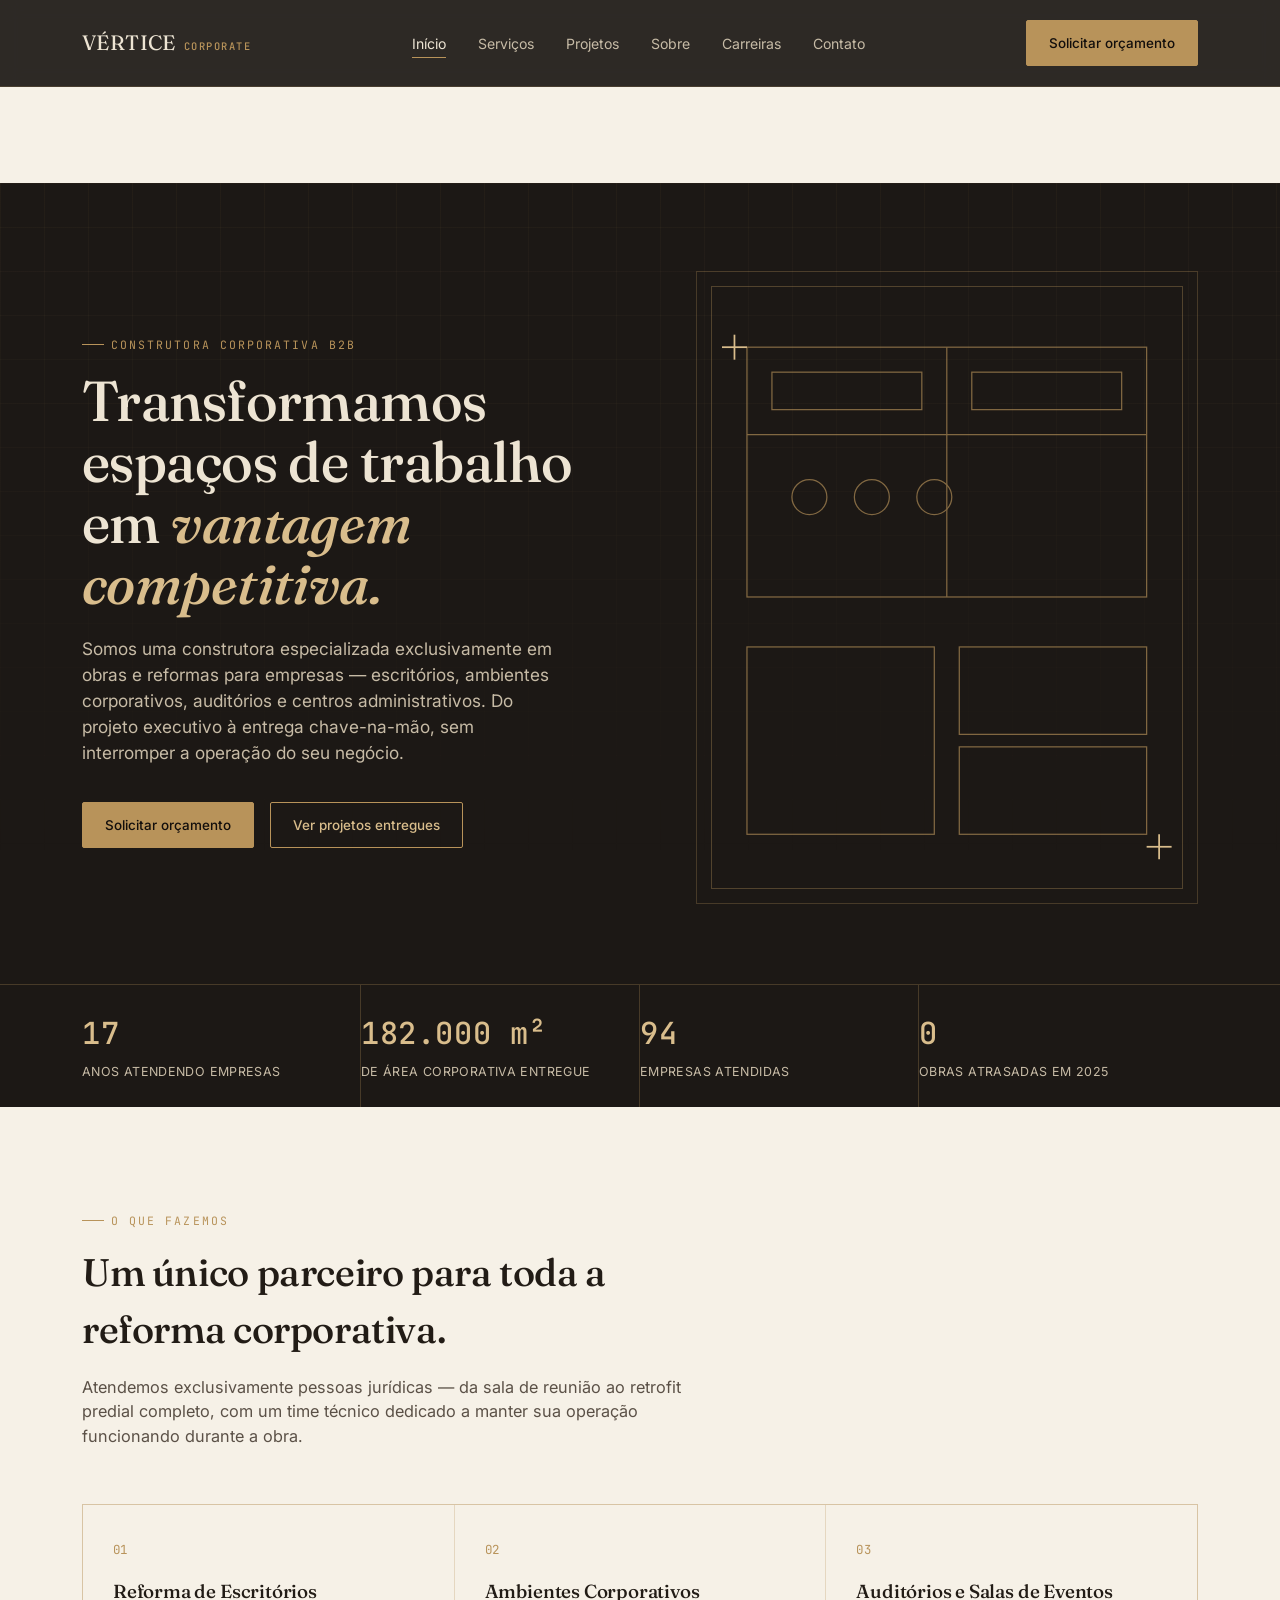
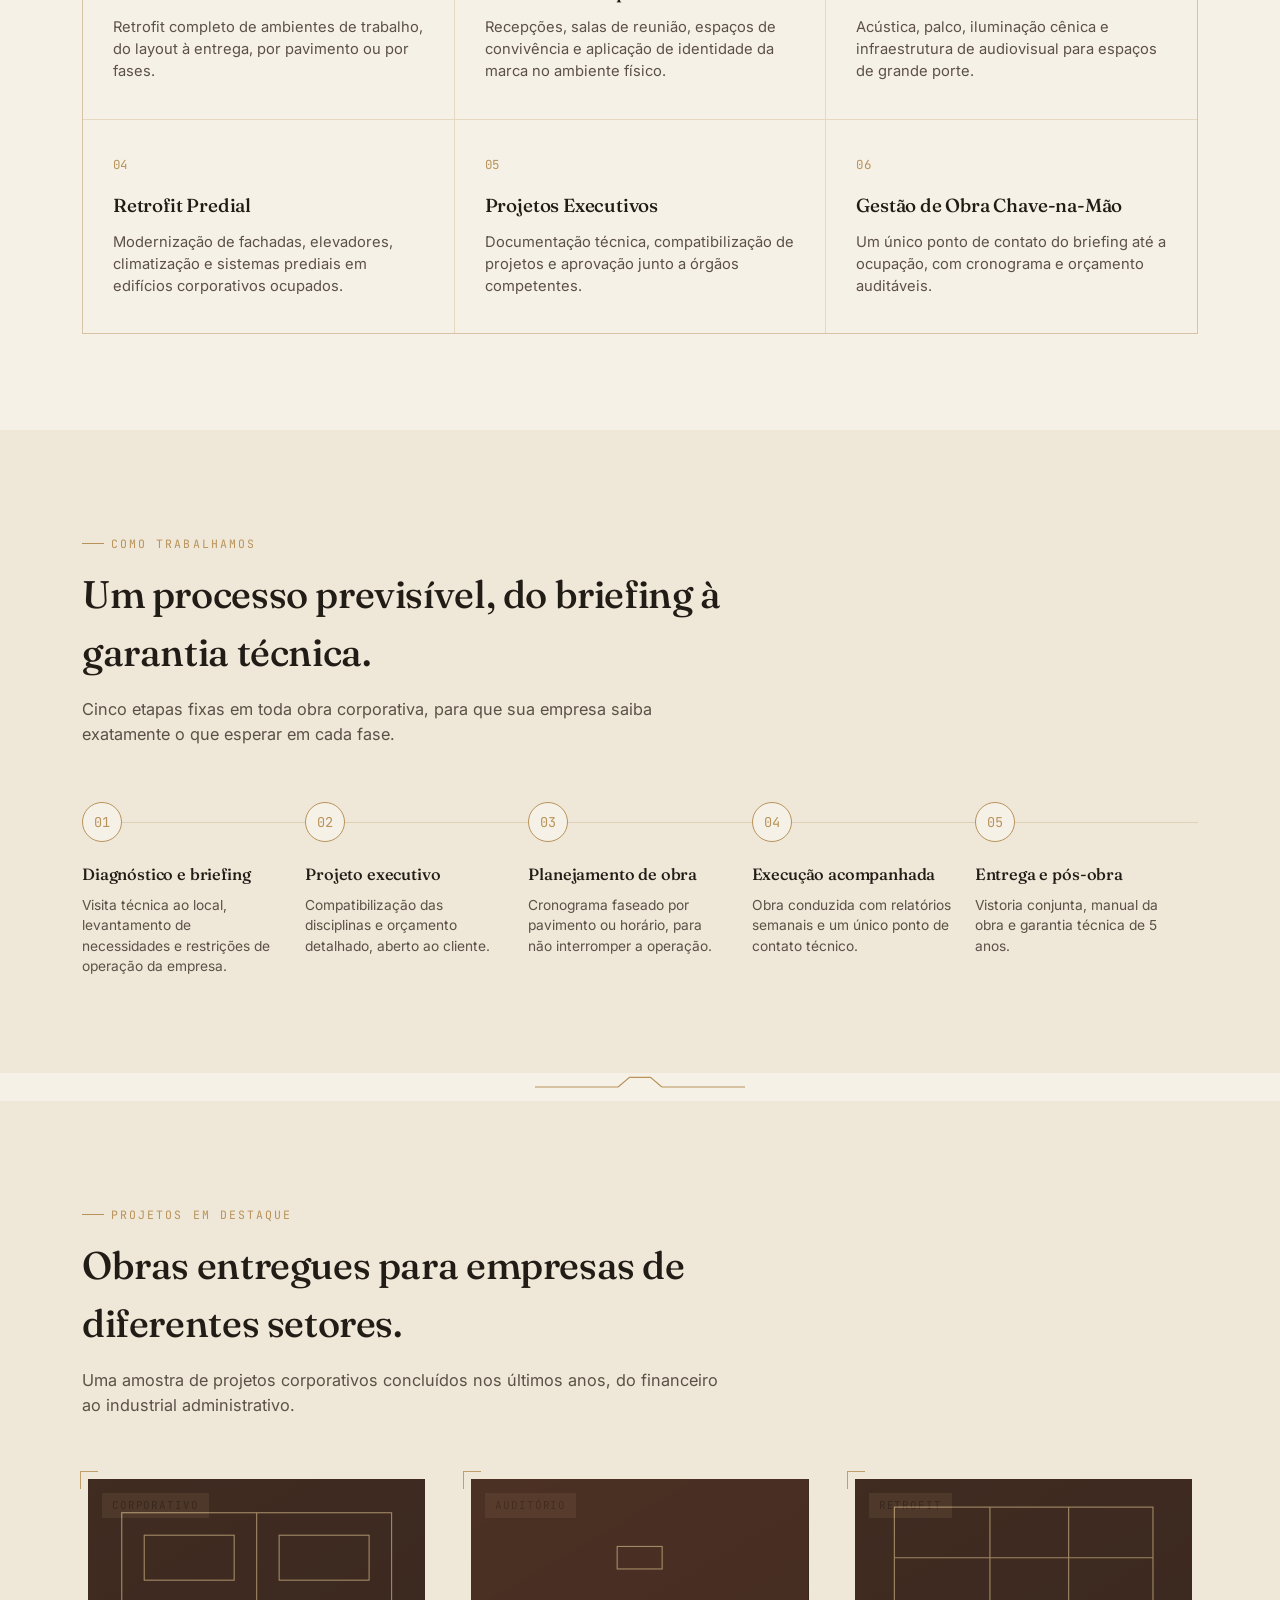
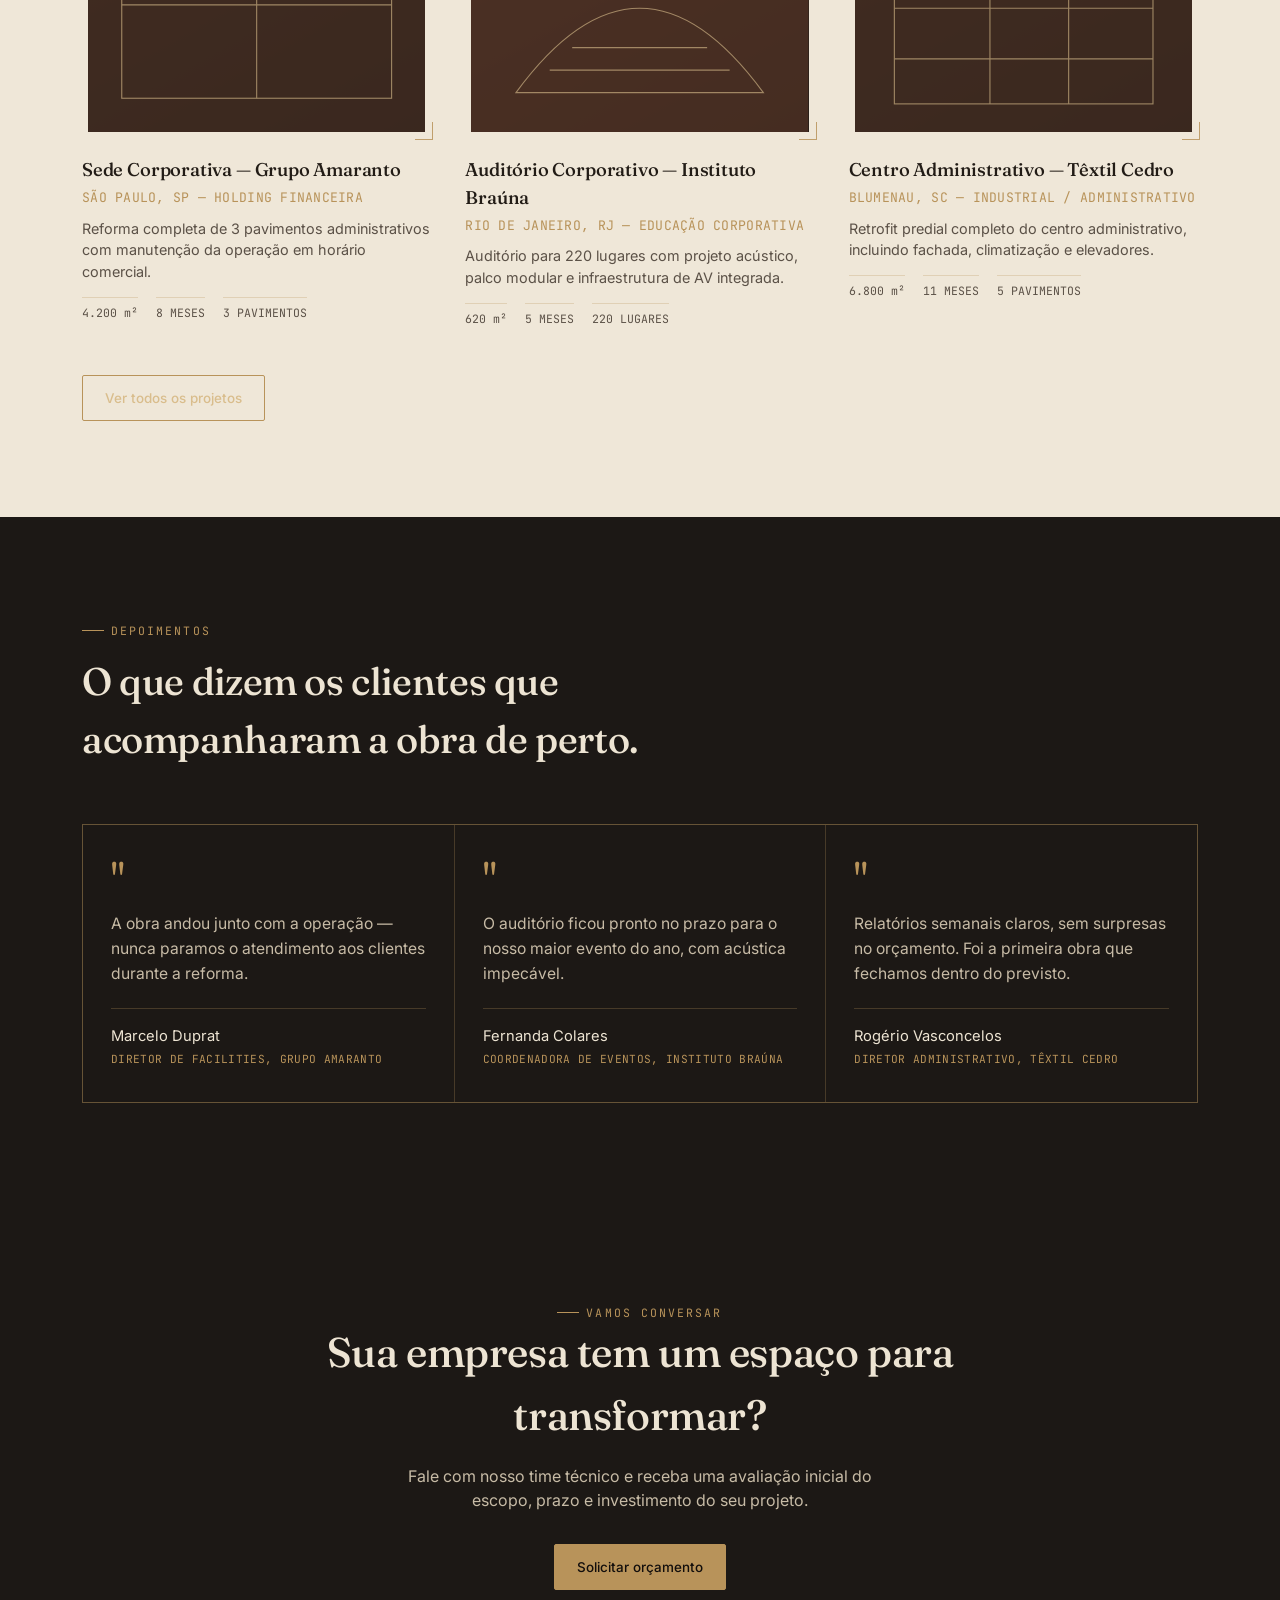
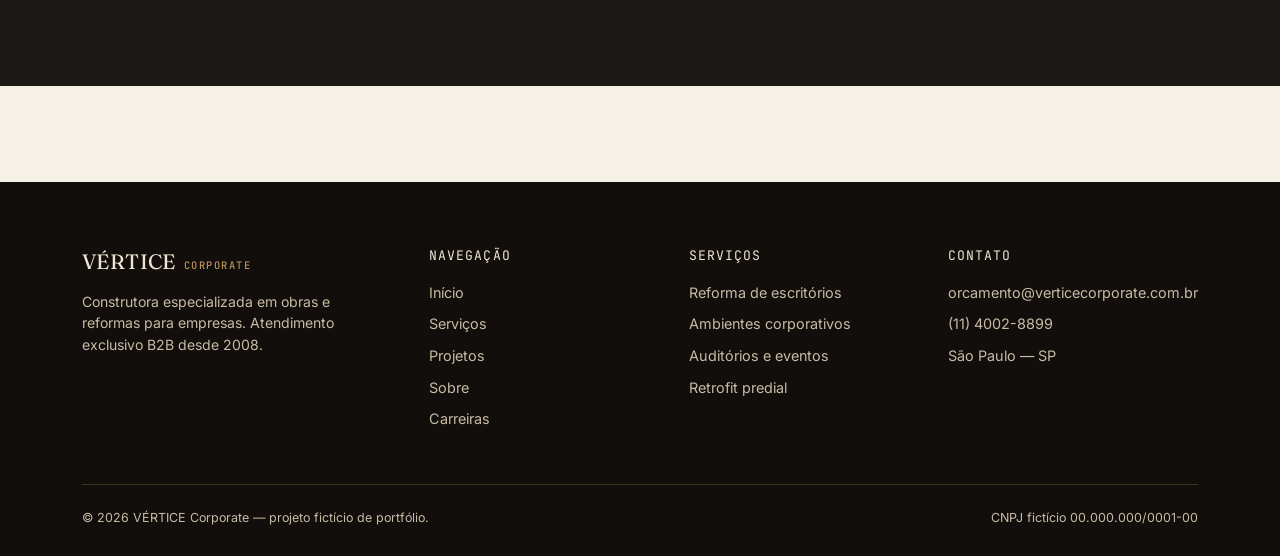
<file: vertice-corporate.html>
<!DOCTYPE html>
<html lang="pt-BR">
<head>
<meta charset="UTF-8">
<meta name="viewport" content="width=device-width, initial-scale=1.0">
<title>VÉRTICE Corporate — Obras e Reformas para Empresas</title>
<link rel="preconnect" href="https://fonts.googleapis.com">
<link rel="preconnect" href="https://fonts.gstatic.com" crossorigin>
<link href="https://fonts.googleapis.com/css2?family=Fraunces:opsz,wght@9..144,300;9..144,400;9..144,500;9..144,600&family=Inter:wght@400;500;600;700&family=JetBrains+Mono:wght@400;500&display=swap" rel="stylesheet">
<style>
  :root{
    --charcoal:#1C1815;
    --charcoal-2:#120E0C;
    --walnut:#3E2A20;
    --walnut-light:#5C4030;
    --brass:#B8935A;
    --brass-light:#D9BD8C;
    --ivory:#EDE4D3;
    --ivory-dim:#C7BBA6;
    --stone:#8C8377;
    --paper:#F6F1E7;
    --paper-2:#EFE7D8;
    --ink:#221C16;
    --ink-dim:#5B5147;
    --line: rgba(184,147,90,0.28);
    --radius: 2px;
    --maxw: 1180px;
    --ease: cubic-bezier(.16,.84,.44,1);
  }

  *,*::before,*::after{ box-sizing:border-box; }
  html{ scroll-behavior:smooth; }
  body{
    margin:0;
    background:var(--paper);
    color:var(--ink);
    font-family:'Inter',system-ui,sans-serif;
    -webkit-font-smoothing:antialiased;
    line-height:1.5;
  }
  h1,h2,h3,h4{
    font-family:'Fraunces',serif;
    font-weight:500;
    margin:0;
    letter-spacing:-0.01em;
  }
  p{ margin:0; }
  a{ color:inherit; text-decoration:none; }
  img{ max-width:100%; display:block; }
  ul{ margin:0; padding:0; list-style:none; }
  button{ font-family:inherit; cursor:pointer; }

  .mono{
    font-family:'JetBrains Mono',monospace;
    letter-spacing:0.02em;
  }
  .eyebrow{
    font-family:'JetBrains Mono',monospace;
    font-size:0.72rem;
    letter-spacing:0.18em;
    text-transform:uppercase;
    color:var(--brass);
    display:inline-flex;
    align-items:center;
    gap:0.6em;
  }
  .eyebrow::before{
    content:"";
    width:22px; height:1px;
    background:var(--brass);
    display:inline-block;
  }

  :focus-visible{
    outline:2px solid var(--brass);
    outline-offset:3px;
  }

  .wrap{
    max-width:var(--maxw);
    margin:0 auto;
    padding:0 32px;
  }

  /* ---------- HEADER ---------- */
  .site-header{
    position:sticky; top:0; z-index:100;
    background:rgba(28,24,21,0.92);
    backdrop-filter:blur(10px);
    border-bottom:1px solid rgba(184,147,90,0.2);
  }
  .header-inner{
    display:flex; align-items:center; justify-content:space-between;
    padding:20px 32px;
    max-width:var(--maxw); margin:0 auto;
  }
  .logo{
    font-family:'Fraunces',serif;
    font-size:1.3rem;
    color:var(--ivory);
    letter-spacing:0.02em;
    display:flex; align-items:baseline; gap:8px;
  }
  .logo span{
    color:var(--brass);
    font-family:'JetBrains Mono',monospace;
    font-size:0.65rem;
    letter-spacing:0.14em;
    font-weight:500;
  }
  nav.main-nav{ display:flex; align-items:center; gap:36px; }
  nav.main-nav ul{ display:flex; gap:32px; }
  nav.main-nav a{
    font-size:0.88rem;
    color:var(--ivory-dim);
    position:relative;
    padding:6px 0;
    transition:color .2s var(--ease);
  }
  nav.main-nav a:hover, nav.main-nav a.active{ color:var(--ivory); }
  nav.main-nav a.active::after{
    content:"";
    position:absolute; left:0; bottom:0;
    width:100%; height:1px;
    background:var(--brass);
  }
  .btn{
    display:inline-flex; align-items:center; gap:10px;
    padding:12px 22px;
    font-size:0.84rem; font-weight:500;
    border:1px solid var(--brass);
    color:var(--brass-light);
    background:transparent;
    border-radius:var(--radius);
    transition:all .25s var(--ease);
    white-space:nowrap;
  }
  .btn:hover{ background:var(--brass); color:var(--charcoal-2); }
  .btn-solid{ background:var(--brass); color:var(--charcoal-2); }
  .btn-solid:hover{ background:var(--brass-light); border-color:var(--brass-light); }

  .menu-toggle{
    display:none;
    background:none; border:none;
    width:32px; height:22px;
    position:relative;
  }
  .menu-toggle span{
    position:absolute; left:0; width:100%; height:1px;
    background:var(--ivory);
    transition:all .25s var(--ease);
  }
  .menu-toggle span:nth-child(1){ top:0; }
  .menu-toggle span:nth-child(2){ top:10px; }
  .menu-toggle span:nth-child(3){ top:20px; }
  .menu-toggle.open span:nth-child(1){ transform:translateY(10px) rotate(45deg); }
  .menu-toggle.open span:nth-child(2){ opacity:0; }
  .menu-toggle.open span:nth-child(3){ transform:translateY(-10px) rotate(-45deg); }

  /* ---------- PAGES ---------- */
  .page{ display:none; }
  .page.active{ display:block; animation:fadeIn .5s var(--ease); }
  @keyframes fadeIn{ from{opacity:0; transform:translateY(8px);} to{opacity:1; transform:translateY(0);} }

  section{ padding:96px 0; }
  .section-dark{ background:var(--charcoal); color:var(--ivory); }
  .section-walnut{
    background:
      repeating-linear-gradient(100deg, rgba(184,147,90,0.05) 0px, rgba(184,147,90,0.05) 1px, transparent 1px, transparent 14px),
      linear-gradient(160deg, var(--walnut), var(--walnut-light));
    color:var(--ivory);
  }
  .section-paper{ background:var(--paper); }
  .section-paper2{ background:var(--paper-2); }

  .section-head{
    max-width:640px;
    margin-bottom:56px;
  }
  .section-head h2{ font-size:clamp(1.8rem,3vw,2.6rem); margin-top:14px; }
  .section-head p{ margin-top:16px; color:var(--ink-dim); font-size:1.02rem; }
  .section-dark .section-head p, .section-walnut .section-head p{ color:var(--ivory-dim); }

  /* dovetail divider */
  .divider{ display:flex; justify-content:center; padding:0 32px; }
  .divider svg{ width:240px; height:28px; }
  .divider line, .divider path{ stroke:var(--brass); stroke-width:1.3; fill:none; }

  /* crop-mark corner card */
  .crop-card{ position:relative; padding:6px; }
  .crop-card::before, .crop-card::after{
    content:""; position:absolute; width:18px; height:18px;
    border-color:var(--brass); border-style:solid; border-width:0;
    opacity:0.85;
  }
  .crop-card::before{ top:-2px; left:-2px; border-top-width:1.5px; border-left-width:1.5px; }
  .crop-card::after{ bottom:-2px; right:-2px; border-bottom-width:1.5px; border-right-width:1.5px; }

  /* ---------- HERO ---------- */
  .hero{
    background:var(--charcoal);
    color:var(--ivory);
    padding:88px 0 0;
    position:relative;
    overflow:hidden;
  }
  .hero::before{
    content:"";
    position:absolute; inset:0;
    background-image:
      linear-gradient(rgba(184,147,90,0.06) 1px, transparent 1px),
      linear-gradient(90deg, rgba(184,147,90,0.06) 1px, transparent 1px);
    background-size:44px 44px;
    mask-image:linear-gradient(180deg, rgba(0,0,0,0.9), transparent 75%);
    pointer-events:none;
  }
  .hero-grid{
    position:relative;
    display:grid;
    grid-template-columns:1.05fr 0.95fr;
    gap:60px;
    align-items:center;
  }
  .hero h1{
    font-size:clamp(2.4rem,4.4vw,3.6rem);
    line-height:1.08;
    margin-top:18px;
    color:var(--ivory);
  }
  .hero h1 em{ font-style:italic; color:var(--brass-light); }
  .hero p.lead{
    margin-top:22px;
    font-size:1.08rem;
    color:var(--ivory-dim);
    max-width:480px;
  }
  .hero-cta{ display:flex; gap:16px; margin-top:36px; flex-wrap:wrap; }

  .hero-art{
    position:relative;
    aspect-ratio:4/5;
    border:1px solid var(--line);
  }
  .hero-art .frame{
    position:absolute; inset:14px;
    border:1px solid rgba(184,147,90,0.35);
  }
  .hero-art svg{ width:100%; height:100%; }

  .stats-strip{
    border-top:1px solid var(--line);
    margin-top:80px;
  }
  .stats-strip .wrap{
    display:grid;
    grid-template-columns:repeat(4,1fr);
  }
  .stat{
    padding:26px 0 26px 0;
    border-right:1px solid var(--line);
    padding-left:0;
  }
  .stat:last-child{ border-right:none; }
  .stat .num{ font-size:1.9rem; color:var(--brass-light); font-weight:500; }
  .stat .lbl{ font-size:0.78rem; color:var(--ivory-dim); margin-top:6px; letter-spacing:0.03em; }

  /* ---------- SERVICES GRID ---------- */
  .services-grid{
    display:grid;
    grid-template-columns:repeat(3,1fr);
    gap:1px;
    background:var(--line);
    border:1px solid var(--line);
  }
  .service-card{
    background:var(--paper);
    padding:36px 30px;
    transition:background .3s var(--ease);
  }
  .service-card:hover{ background:var(--paper-2); }
  .service-num{ font-family:'JetBrains Mono',monospace; color:var(--brass); font-size:0.78rem; }
  .service-card h3{ font-size:1.18rem; margin-top:18px; color:var(--ink); }
  .service-card p{ margin-top:10px; color:var(--ink-dim); font-size:0.92rem; }

  /* ---------- PROJECT CARDS ---------- */
  .projects-grid{
    display:grid;
    grid-template-columns:repeat(3,1fr);
    gap:44px 34px;
  }
  .projects-grid.two-col{ grid-template-columns:repeat(2,1fr); }
  .project-card{ }
  .project-thumb{
    aspect-ratio:4/3;
    background:linear-gradient(150deg, var(--walnut-light), var(--charcoal));
    position:relative;
    overflow:hidden;
  }
  .project-thumb svg{ width:100%; height:100%; opacity:0.9; }
  .project-tag{
    position:absolute; top:14px; left:14px;
    font-family:'JetBrains Mono',monospace;
    font-size:0.68rem; letter-spacing:0.08em;
    color:var(--charcoal-2);
    background:var(--brass-light);
    padding:4px 10px;
  }
  .project-meta{ padding-top:18px; }
  .project-meta h3{ font-size:1.15rem; color:var(--ink); }
  .project-meta .loc{ color:var(--brass); font-size:0.82rem; margin-top:4px; font-family:'JetBrains Mono',monospace; }
  .project-meta p{ margin-top:10px; color:var(--ink-dim); font-size:0.9rem; }
  .project-specs{ display:flex; gap:18px; margin-top:14px; flex-wrap:wrap; }
  .project-specs span{ font-family:'JetBrains Mono',monospace; font-size:0.72rem; color:var(--ink-dim); border-top:1px solid var(--line); padding-top:6px; }

  /* ---------- CTA BAND ---------- */
  .cta-band{
    background:var(--charcoal);
    color:var(--ivory);
    text-align:center;
  }
  .cta-band h2{ font-size:clamp(1.8rem,3.4vw,2.6rem); max-width:680px; margin:0 auto; }
  .cta-band p{ color:var(--ivory-dim); margin-top:18px; max-width:520px; margin-left:auto; margin-right:auto; }
  .cta-band .hero-cta{ justify-content:center; margin-top:32px; }

  /* ---------- FOOTER ---------- */
  footer{
    background:var(--charcoal-2);
    color:var(--ivory-dim);
    padding:64px 0 28px;
  }
  .footer-grid{
    display:grid;
    grid-template-columns:1.4fr 1fr 1fr 1fr;
    gap:40px;
    padding-bottom:44px;
    border-bottom:1px solid var(--line);
  }
  .footer-grid h4{ color:var(--ivory); font-size:0.82rem; letter-spacing:0.08em; text-transform:uppercase; font-family:'JetBrains Mono',monospace; font-weight:400; margin-bottom:16px; }
  .footer-grid li{ margin-bottom:10px; font-size:0.9rem; }
  .footer-grid a:hover{ color:var(--brass-light); }
  .footer-bottom{
    display:flex; justify-content:space-between; padding-top:24px;
    font-size:0.78rem; flex-wrap:wrap; gap:10px;
  }

  /* ---------- ABOUT PAGE ---------- */
  .about-hero{ background:var(--charcoal); color:var(--ivory); padding:80px 0 70px; }
  .about-hero h1{ font-size:clamp(2rem,3.6vw,2.8rem); margin-top:16px; max-width:680px; }
  .split{
    display:grid; grid-template-columns:0.9fr 1.1fr; gap:64px; align-items:start;
  }
  .values-list{ display:grid; gap:30px; }
  .value-item{ display:grid; grid-template-columns:auto 1fr; gap:20px; }
  .value-num{ font-family:'JetBrains Mono',monospace; color:var(--brass); font-size:0.9rem; padding-top:2px; }
  .value-item h4{ font-size:1.05rem; }
  .value-item p{ color:var(--ink-dim); font-size:0.92rem; margin-top:8px; }

  .timeline{ display:grid; gap:0; }
  .timeline-item{
    display:grid; grid-template-columns:90px 1fr; gap:24px;
    padding:22px 0; border-top:1px solid var(--line);
  }
  .timeline-item:last-child{ border-bottom:1px solid var(--line); }
  .timeline-year{ font-family:'JetBrains Mono',monospace; color:var(--brass); font-size:0.9rem; }
  .timeline-item h4{ font-size:1rem; }
  .timeline-item p{ color:var(--ink-dim); font-size:0.88rem; margin-top:6px; }

  .team-grid{ display:grid; grid-template-columns:repeat(4,1fr); gap:28px; }
  .team-card{ text-align:left; }
  .team-photo{
    aspect-ratio:3/4;
    background:linear-gradient(160deg, var(--walnut-light), var(--charcoal));
    margin-bottom:14px;
    position:relative;
  }
  .team-photo svg{ width:100%; height:100%; opacity:0.85; }
  .team-card h4{ font-size:0.98rem; }
  .team-card .role{ font-family:'JetBrains Mono',monospace; font-size:0.72rem; color:var(--brass); margin-top:4px; }

  .cert-strip{ display:flex; gap:40px; flex-wrap:wrap; align-items:center; }
  .cert{ display:flex; align-items:center; gap:12px; font-size:0.85rem; color:var(--ink-dim); }
  .cert svg{ width:26px; height:26px; flex:none; }

  /* ---------- CONTACT PAGE ---------- */
  .contact-hero{ background:var(--charcoal); color:var(--ivory); padding:80px 0 60px; }
  .contact-hero h1{ font-size:clamp(2rem,3.6vw,2.8rem); margin-top:16px; max-width:640px; }
  .contact-grid{ display:grid; grid-template-columns:1fr 1.15fr; gap:64px; }
  .contact-info-list{ display:grid; gap:26px; margin-top:36px; }
  .contact-info-item h4{ font-family:'JetBrains Mono',monospace; font-size:0.72rem; letter-spacing:0.08em; text-transform:uppercase; color:var(--brass); margin-bottom:6px; font-weight:500;}
  .contact-info-item p{ font-size:0.98rem; }

  .field{ margin-bottom:22px; }
  .field label{ display:block; font-size:0.8rem; margin-bottom:8px; color:var(--ink-dim); font-family:'JetBrains Mono',monospace; letter-spacing:0.02em; }
  .field input, .field select, .field textarea{
    width:100%; padding:13px 14px;
    background:var(--paper);
    border:1px solid rgba(34,28,22,0.2);
    border-radius:var(--radius);
    font-family:'Inter',sans-serif;
    font-size:0.95rem;
    color:var(--ink);
    transition:border-color .2s;
  }
  .field input:focus, .field select:focus, .field textarea:focus{
    outline:none; border-color:var(--brass);
  }
  .field-row{ display:grid; grid-template-columns:1fr 1fr; gap:18px; }
  .form-note{ font-size:0.82rem; color:var(--ink-dim); margin-top:6px; }
  .success-msg{
    display:none;
    padding:18px 20px;
    border:1px solid var(--brass);
    color:var(--ink);
    background:var(--paper-2);
    font-size:0.92rem;
    margin-top:18px;
  }
  .success-msg.show{ display:block; }

  /* ---------- SERVICES PAGE DETAIL ---------- */
  .service-detail{
    display:grid; grid-template-columns:auto 1fr; gap:30px;
    padding:40px 0; border-top:1px solid var(--line);
  }
  .service-detail:last-child{ border-bottom:1px solid var(--line); }
  .service-detail .num{ font-family:'JetBrains Mono',monospace; color:var(--brass); font-size:1.1rem; }
  .service-detail h3{ font-size:1.35rem; }
  .service-detail p{ color:var(--ink-dim); margin-top:10px; max-width:640px; }
  .service-detail .tags{ display:flex; gap:10px; margin-top:16px; flex-wrap:wrap; }
  .service-detail .tags span{
    font-family:'JetBrains Mono',monospace; font-size:0.7rem;
    border:1px solid var(--line); padding:5px 10px; color:var(--ink-dim);
  }

  /* ---------- PROCESS (COMO TRABALHAMOS) ---------- */
  .process-row{
    display:grid;
    grid-template-columns:repeat(5,1fr);
    position:relative;
  }
  .process-row::before{
    content:"";
    position:absolute; top:20px; left:0; right:0;
    height:1px; background:var(--line);
    z-index:0;
  }
  .process-item{ position:relative; padding-right:24px; }
  .process-item .pnum{
    width:40px; height:40px;
    border:1px solid var(--brass);
    border-radius:50%;
    display:flex; align-items:center; justify-content:center;
    font-family:'JetBrains Mono',monospace; font-size:0.85rem; color:var(--brass);
    background:var(--paper);
    position:relative; z-index:1;
  }
  .process-item h4{ font-size:1.02rem; margin-top:20px; }
  .process-item p{ font-size:0.86rem; color:var(--ink-dim); margin-top:8px; }

  /* ---------- TESTIMONIALS ---------- */
  .testi-grid{ display:grid; grid-template-columns:repeat(3,1fr); gap:1px; background:var(--line); border:1px solid var(--line); }
  .testi-card{ background:var(--charcoal); padding:34px 28px; }
  .testi-quote-mark{ font-family:'Fraunces',serif; font-size:2.6rem; color:var(--brass); line-height:1; display:block; }
  .testi-card p.quote{ font-size:0.98rem; color:var(--ivory-dim); margin-top:10px; line-height:1.6; }
  .testi-author{ margin-top:22px; padding-top:16px; border-top:1px solid var(--line); }
  .testi-author .name{ color:var(--ivory); font-size:0.92rem; }
  .testi-author .role{ font-family:'JetBrains Mono',monospace; font-size:0.7rem; color:var(--brass); margin-top:4px; letter-spacing:0.03em; }

  /* ---------- FAQ ---------- */
  .faq-list{ max-width:760px; }
  .faq-item{ border-top:1px solid var(--line); }
  .faq-item:last-child{ border-bottom:1px solid var(--line); }
  .faq-item summary{
    list-style:none;
    cursor:pointer;
    padding:22px 0;
    display:flex; justify-content:space-between; align-items:center; gap:20px;
    font-family:'Fraunces',serif; font-size:1.05rem; color:var(--ink);
  }
  .faq-item summary::-webkit-details-marker{ display:none; }
  .faq-item summary::after{
    content:"+";
    font-family:'JetBrains Mono',monospace;
    font-size:1.2rem; color:var(--brass);
    flex:none;
    transition:transform .25s var(--ease);
  }
  .faq-item[open] summary::after{ transform:rotate(45deg); }
  .faq-item .faq-a{ padding:0 0 24px; color:var(--ink-dim); font-size:0.92rem; max-width:640px; }

  /* ---------- CAREERS ---------- */
  .culture-grid{ display:grid; grid-template-columns:repeat(2,1fr); gap:30px; }
  .culture-card{ padding:30px; border:1px solid var(--line); background:var(--paper); }
  .culture-card .cnum{ font-family:'JetBrains Mono',monospace; color:var(--brass); font-size:0.78rem; }
  .culture-card h4{ font-size:1.08rem; margin-top:16px; }
  .culture-card p{ font-size:0.9rem; color:var(--ink-dim); margin-top:10px; }

  .benefits-strip{ display:flex; flex-wrap:wrap; gap:12px; }
  .benefit-chip{
    font-family:'JetBrains Mono',monospace; font-size:0.76rem;
    border:1px solid var(--line); padding:9px 16px;
    color:var(--ivory-dim);
  }

  .jobs-list{ display:grid; gap:1px; background:var(--line); border:1px solid var(--line); }
  .job-card{
    background:var(--paper); padding:26px 30px;
    display:grid; grid-template-columns:1fr auto; align-items:center; gap:20px;
  }
  .job-card h4{ font-size:1.08rem; }
  .job-badges{ display:flex; gap:10px; margin-top:10px; flex-wrap:wrap; }
  .job-badges span{ font-family:'JetBrains Mono',monospace; font-size:0.68rem; color:var(--brass); border:1px solid var(--line); padding:4px 9px; }
  .job-card p.jdesc{ font-size:0.86rem; color:var(--ink-dim); margin-top:10px; max-width:520px; }

  /* reveal animation */
  .reveal{ opacity:0; transform:translateY(18px); transition:opacity .7s var(--ease), transform .7s var(--ease); }
  .reveal.in-view{ opacity:1; transform:translateY(0); }

  @media (prefers-reduced-motion: reduce){
    html{ scroll-behavior:auto; }
    .reveal{ opacity:1; transform:none; transition:none; }
    .page.active{ animation:none; }
  }

  /* ---------- RESPONSIVE ---------- */
  @media (max-width:960px){
    nav.main-nav ul{ display:none; }
    .menu-toggle{ display:block; }
    .header-inner .btn{ display:none; }
    .hero-grid{ grid-template-columns:1fr; }
    .hero-art{ display:none; }
    .stats-strip .wrap{ grid-template-columns:repeat(2,1fr); }
    .stat:nth-child(2){ border-right:none; }
    .services-grid{ grid-template-columns:1fr; }
    .projects-grid, .projects-grid.two-col{ grid-template-columns:1fr; }
    .split{ grid-template-columns:1fr; }
    .team-grid{ grid-template-columns:repeat(2,1fr); }
    .footer-grid{ grid-template-columns:1fr 1fr; }
    .contact-grid{ grid-template-columns:1fr; }
    .field-row{ grid-template-columns:1fr; }
    section{ padding:64px 0; }
    .process-row{ grid-template-columns:1fr; gap:32px; }
    .process-row::before{ display:none; }
    .process-item{ padding-right:0; }
    .testi-grid{ grid-template-columns:1fr; }
    .culture-grid{ grid-template-columns:1fr; }
    .job-card{ grid-template-columns:1fr; }
  }

  /* mobile nav panel */
  .mobile-nav{
    display:none;
    position:fixed; inset:0; top:73px;
    background:var(--charcoal-2);
    z-index:99;
    padding:20px 32px;
  }
  .mobile-nav.open{ display:block; }
  .mobile-nav ul{ display:grid; gap:4px; }
  .mobile-nav a{
    display:block; padding:16px 0; font-size:1.1rem;
    color:var(--ivory-dim); border-bottom:1px solid var(--line);
    font-family:'Fraunces',serif;
  }
  .mobile-nav a.active{ color:var(--brass-light); }
  .mobile-nav .btn{ margin-top:24px; width:100%; justify-content:center; }
</style>
</head>
<body>

<header class="site-header">
  <div class="header-inner">
    <a href="#home" class="logo" data-nav="home">VÉRTICE <span>CORPORATE</span></a>
    <nav class="main-nav">
      <ul>
        <li><a href="#home" data-nav="home">Início</a></li>
        <li><a href="#servicos" data-nav="servicos">Serviços</a></li>
        <li><a href="#projetos" data-nav="projetos">Projetos</a></li>
        <li><a href="#sobre" data-nav="sobre">Sobre</a></li>
        <li><a href="#carreiras" data-nav="carreiras">Carreiras</a></li>
        <li><a href="#contato" data-nav="contato">Contato</a></li>
      </ul>
    </nav>
    <a href="#contato" class="btn btn-solid" data-nav="contato">Solicitar orçamento</a>
    <button class="menu-toggle" aria-label="Abrir menu" aria-expanded="false"><span></span><span></span><span></span></button>
  </div>
  <div class="mobile-nav">
    <ul>
      <li><a href="#home" data-nav="home">Início</a></li>
      <li><a href="#servicos" data-nav="servicos">Serviços</a></li>
      <li><a href="#projetos" data-nav="projetos">Projetos</a></li>
      <li><a href="#sobre" data-nav="sobre">Sobre</a></li>
      <li><a href="#carreiras" data-nav="carreiras">Carreiras</a></li>
      <li><a href="#contato" data-nav="contato">Contato</a></li>
    </ul>
    <a href="#contato" class="btn btn-solid" data-nav="contato">Solicitar orçamento</a>
  </div>
</header>

<main>

<!-- ======================= HOME ======================= -->
<section id="page-home" class="page active">

  <div class="hero">
    <div class="wrap">
      <div class="hero-grid">
        <div>
          <span class="eyebrow">Construtora corporativa B2B</span>
          <h1>Transformamos espaços de trabalho em <em>vantagem competitiva.</em></h1>
          <p class="lead">Somos uma construtora especializada exclusivamente em obras e reformas para empresas — escritórios, ambientes corporativos, auditórios e centros administrativos. Do projeto executivo à entrega chave-na-mão, sem interromper a operação do seu negócio.</p>
          <div class="hero-cta">
            <a href="#contato" class="btn btn-solid" data-nav="contato">Solicitar orçamento</a>
            <a href="#projetos" class="btn" data-nav="projetos">Ver projetos entregues</a>
          </div>
        </div>
        <div class="hero-art">
          <div class="frame"></div>
          <svg viewBox="0 0 400 500" xmlns="http://www.w3.org/2000/svg">
            <rect width="400" height="500" fill="none"/>
            <g stroke="#B8935A" stroke-width="1" opacity="0.65" fill="none">
              <rect x="40" y="60" width="320" height="200"/>
              <line x1="40" y1="130" x2="360" y2="130"/>
              <line x1="200" y1="60" x2="200" y2="260"/>
              <rect x="60" y="80" width="120" height="30"/>
              <rect x="220" y="80" width="120" height="30"/>
              <circle cx="90" cy="180" r="14"/>
              <circle cx="140" cy="180" r="14"/>
              <circle cx="190" cy="180" r="14"/>
              <rect x="40" y="300" width="150" height="150"/>
              <rect x="210" y="300" width="150" height="70"/>
              <rect x="210" y="380" width="150" height="70"/>
            </g>
            <g stroke="#D9BD8C" stroke-width="1.4">
              <line x1="30" y1="50" x2="30" y2="70"/>
              <line x1="20" y1="60" x2="40" y2="60"/>
              <line x1="370" y1="450" x2="370" y2="470"/>
              <line x1="360" y1="460" x2="380" y2="460"/>
            </g>
          </svg>
        </div>
      </div>
    </div>

    <div class="stats-strip">
      <div class="wrap">
        <div class="stat"><div class="num mono">17</div><div class="lbl">ANOS ATENDENDO EMPRESAS</div></div>
        <div class="stat"><div class="num mono">182.000 m²</div><div class="lbl">DE ÁREA CORPORATIVA ENTREGUE</div></div>
        <div class="stat"><div class="num mono">94</div><div class="lbl">EMPRESAS ATENDIDAS</div></div>
        <div class="stat"><div class="num mono">0</div><div class="lbl">OBRAS ATRASADAS EM 2025</div></div>
      </div>
    </div>
  </div>

  <section class="section-paper">
    <div class="wrap">
      <div class="section-head reveal">
        <span class="eyebrow">O que fazemos</span>
        <h2>Um único parceiro para toda a reforma corporativa.</h2>
        <p>Atendemos exclusivamente pessoas jurídicas — da sala de reunião ao retrofit predial completo, com um time técnico dedicado a manter sua operação funcionando durante a obra.</p>
      </div>
      <div class="services-grid reveal">
        <div class="service-card">
          <div class="service-num mono">01</div>
          <h3>Reforma de Escritórios</h3>
          <p>Retrofit completo de ambientes de trabalho, do layout à entrega, por pavimento ou por fases.</p>
        </div>
        <div class="service-card">
          <div class="service-num mono">02</div>
          <h3>Ambientes Corporativos</h3>
          <p>Recepções, salas de reunião, espaços de convivência e aplicação de identidade da marca no ambiente físico.</p>
        </div>
        <div class="service-card">
          <div class="service-num mono">03</div>
          <h3>Auditórios e Salas de Eventos</h3>
          <p>Acústica, palco, iluminação cênica e infraestrutura de audiovisual para espaços de grande porte.</p>
        </div>
        <div class="service-card">
          <div class="service-num mono">04</div>
          <h3>Retrofit Predial</h3>
          <p>Modernização de fachadas, elevadores, climatização e sistemas prediais em edifícios corporativos ocupados.</p>
        </div>
        <div class="service-card">
          <div class="service-num mono">05</div>
          <h3>Projetos Executivos</h3>
          <p>Documentação técnica, compatibilização de projetos e aprovação junto a órgãos competentes.</p>
        </div>
        <div class="service-card">
          <div class="service-num mono">06</div>
          <h3>Gestão de Obra Chave-na-Mão</h3>
          <p>Um único ponto de contato do briefing até a ocupação, com cronograma e orçamento auditáveis.</p>
        </div>
      </div>
    </div>
  </section>

  <section class="section-paper2">
    <div class="wrap">
      <div class="section-head reveal">
        <span class="eyebrow">Como trabalhamos</span>
        <h2>Um processo previsível, do briefing à garantia técnica.</h2>
        <p>Cinco etapas fixas em toda obra corporativa, para que sua empresa saiba exatamente o que esperar em cada fase.</p>
      </div>
      <div class="process-row reveal">
        <div class="process-item">
          <div class="pnum">01</div>
          <h4>Diagnóstico e briefing</h4>
          <p>Visita técnica ao local, levantamento de necessidades e restrições de operação da empresa.</p>
        </div>
        <div class="process-item">
          <div class="pnum">02</div>
          <h4>Projeto executivo</h4>
          <p>Compatibilização das disciplinas e orçamento detalhado, aberto ao cliente.</p>
        </div>
        <div class="process-item">
          <div class="pnum">03</div>
          <h4>Planejamento de obra</h4>
          <p>Cronograma faseado por pavimento ou horário, para não interromper a operação.</p>
        </div>
        <div class="process-item">
          <div class="pnum">04</div>
          <h4>Execução acompanhada</h4>
          <p>Obra conduzida com relatórios semanais e um único ponto de contato técnico.</p>
        </div>
        <div class="process-item">
          <div class="pnum">05</div>
          <h4>Entrega e pós-obra</h4>
          <p>Vistoria conjunta, manual da obra e garantia técnica de 5 anos.</p>
        </div>
      </div>
    </div>
  </section>

  <div class="divider section-paper">
    <svg viewBox="0 0 240 32"><line x1="0" y1="16" x2="95" y2="16"/><path d="M95,16 L108,5 H132 L145,16"/><line x1="145" y1="16" x2="240" y2="16"/></svg>
  </div>

  <section class="section-paper2">
    <div class="wrap">
      <div class="section-head reveal">
        <span class="eyebrow">Projetos em destaque</span>
        <h2>Obras entregues para empresas de diferentes setores.</h2>
        <p>Uma amostra de projetos corporativos concluídos nos últimos anos, do financeiro ao industrial administrativo.</p>
      </div>
      <div class="projects-grid reveal">

        <div class="project-card">
          <div class="crop-card">
            <div class="project-thumb">
              <span class="project-tag mono">CORPORATIVO</span>
              <svg viewBox="0 0 300 225" xmlns="http://www.w3.org/2000/svg">
                <rect width="300" height="225" fill="#3E2A20"/>
                <g stroke="#D9BD8C" stroke-width="1" fill="none" opacity="0.7">
                  <rect x="30" y="30" width="240" height="165"/>
                  <line x1="150" y1="30" x2="150" y2="195"/>
                  <line x1="30" y1="112" x2="270" y2="112"/>
                  <rect x="50" y="50" width="80" height="40"/>
                  <rect x="170" y="50" width="80" height="40"/>
                </g>
              </svg>
            </div>
          </div>
          <div class="project-meta">
            <h3>Sede Corporativa — Grupo Amaranto</h3>
            <div class="loc mono">SÃO PAULO, SP — HOLDING FINANCEIRA</div>
            <p>Reforma completa de 3 pavimentos administrativos com manutenção da operação em horário comercial.</p>
            <div class="project-specs">
              <span>4.200 m²</span>
              <span>8 MESES</span>
              <span>3 PAVIMENTOS</span>
            </div>
          </div>
        </div>

        <div class="project-card">
          <div class="crop-card">
            <div class="project-thumb">
              <span class="project-tag mono">AUDITÓRIO</span>
              <svg viewBox="0 0 300 225" xmlns="http://www.w3.org/2000/svg">
                <rect width="300" height="225" fill="#4A2F23"/>
                <g stroke="#D9BD8C" stroke-width="1" fill="none" opacity="0.7">
                  <path d="M40,190 Q150,40 260,190 Z"/>
                  <line x1="90" y1="150" x2="210" y2="150"/>
                  <line x1="70" y1="170" x2="230" y2="170"/>
                  <rect x="130" y="60" width="40" height="20"/>
                </g>
              </svg>
            </div>
          </div>
          <div class="project-meta">
            <h3>Auditório Corporativo — Instituto Braúna</h3>
            <div class="loc mono">RIO DE JANEIRO, RJ — EDUCAÇÃO CORPORATIVA</div>
            <p>Auditório para 220 lugares com projeto acústico, palco modular e infraestrutura de AV integrada.</p>
            <div class="project-specs">
              <span>620 m²</span>
              <span>5 MESES</span>
              <span>220 LUGARES</span>
            </div>
          </div>
        </div>

        <div class="project-card">
          <div class="crop-card">
            <div class="project-thumb">
              <span class="project-tag mono">RETROFIT</span>
              <svg viewBox="0 0 300 225" xmlns="http://www.w3.org/2000/svg">
                <rect width="300" height="225" fill="#3E2A20"/>
                <g stroke="#D9BD8C" stroke-width="1" fill="none" opacity="0.7">
                  <rect x="35" y="25" width="230" height="175"/>
                  <line x1="35" y1="70" x2="265" y2="70"/>
                  <line x1="35" y1="115" x2="265" y2="115"/>
                  <line x1="35" y1="160" x2="265" y2="160"/>
                  <line x1="120" y1="25" x2="120" y2="200"/>
                  <line x1="190" y1="25" x2="190" y2="200"/>
                </g>
              </svg>
            </div>
          </div>
          <div class="project-meta">
            <h3>Centro Administrativo — Têxtil Cedro</h3>
            <div class="loc mono">BLUMENAU, SC — INDUSTRIAL / ADMINISTRATIVO</div>
            <p>Retrofit predial completo do centro administrativo, incluindo fachada, climatização e elevadores.</p>
            <div class="project-specs">
              <span>6.800 m²</span>
              <span>11 MESES</span>
              <span>5 PAVIMENTOS</span>
            </div>
          </div>
        </div>

      </div>
      <div style="margin-top:48px;">
        <a href="#projetos" class="btn" data-nav="projetos">Ver todos os projetos</a>
      </div>
    </div>
  </section>

  <section class="section-dark">
    <div class="wrap">
      <div class="section-head reveal">
        <span class="eyebrow">Depoimentos</span>
        <h2>O que dizem os clientes que acompanharam a obra de perto.</h2>
      </div>
      <div class="testi-grid reveal">
        <div class="testi-card">
          <span class="testi-quote-mark">"</span>
          <p class="quote">A obra andou junto com a operação — nunca paramos o atendimento aos clientes durante a reforma.</p>
          <div class="testi-author">
            <div class="name">Marcelo Duprat</div>
            <div class="role mono">DIRETOR DE FACILITIES, GRUPO AMARANTO</div>
          </div>
        </div>
        <div class="testi-card">
          <span class="testi-quote-mark">"</span>
          <p class="quote">O auditório ficou pronto no prazo para o nosso maior evento do ano, com acústica impecável.</p>
          <div class="testi-author">
            <div class="name">Fernanda Colares</div>
            <div class="role mono">COORDENADORA DE EVENTOS, INSTITUTO BRAÚNA</div>
          </div>
        </div>
        <div class="testi-card">
          <span class="testi-quote-mark">"</span>
          <p class="quote">Relatórios semanais claros, sem surpresas no orçamento. Foi a primeira obra que fechamos dentro do previsto.</p>
          <div class="testi-author">
            <div class="name">Rogério Vasconcelos</div>
            <div class="role mono">DIRETOR ADMINISTRATIVO, TÊXTIL CEDRO</div>
          </div>
        </div>
      </div>
    </div>
  </section>

  <section class="cta-band">
    <div class="wrap reveal">
      <span class="eyebrow" style="justify-content:center;">Vamos conversar</span>
      <h2>Sua empresa tem um espaço para transformar?</h2>
      <p>Fale com nosso time técnico e receba uma avaliação inicial do escopo, prazo e investimento do seu projeto.</p>
      <div class="hero-cta">
        <a href="#contato" class="btn btn-solid" data-nav="contato">Solicitar orçamento</a>
      </div>
    </div>
  </section>

</section>

<!-- ======================= SERVIÇOS ======================= -->
<section id="page-servicos" class="page">
  <div class="about-hero">
    <div class="wrap reveal">
      <span class="eyebrow">Serviços</span>
      <h1>Da reforma pontual ao retrofit predial completo.</h1>
      <p class="lead" style="margin-top:18px;">Cada serviço é conduzido pelo mesmo time técnico, do projeto executivo à entrega — para que sua empresa tenha um único ponto de contato durante toda a obra.</p>
    </div>
  </div>

  <section class="section-paper">
    <div class="wrap">

      <div class="service-detail reveal">
        <div class="num">01</div>
        <div>
          <h3>Reforma de Escritórios</h3>
          <p>Retrofit completo de ambientes de trabalho — layout, elétrica, climatização, mobiliário e acabamento — planejado por fases para minimizar o impacto na rotina das equipes.</p>
          <div class="tags"><span>LAYOUT</span><span>ELÉTRICA E DADOS</span><span>CLIMATIZAÇÃO</span><span>MOBILIÁRIO CORPORATIVO</span></div>
        </div>
      </div>

      <div class="service-detail reveal">
        <div class="num">02</div>
        <div>
          <h3>Ambientes Corporativos</h3>
          <p>Recepções, salas de reunião, espaços de convivência e aplicação da identidade visual da empresa no ambiente físico, com foco em experiência de clientes e colaboradores.</p>
          <div class="tags"><span>RECEPÇÕES</span><span>SALAS DE REUNIÃO</span><span>BRANDING FÍSICO</span><span>ACABAMENTO PREMIUM</span></div>
        </div>
      </div>

      <div class="service-detail reveal">
        <div class="num">03</div>
        <div>
          <h3>Auditórios e Salas de Eventos</h3>
          <p>Projeto acústico, palco, iluminação cênica e infraestrutura de audiovisual para auditórios, salas de treinamento e espaços de eventos corporativos.</p>
          <div class="tags"><span>ACÚSTICA</span><span>ILUMINAÇÃO CÊNICA</span><span>AV E STREAMING</span><span>MOBILIÁRIO DE PALCO</span></div>
        </div>
      </div>

      <div class="service-detail reveal">
        <div class="num">04</div>
        <div>
          <h3>Retrofit Predial</h3>
          <p>Modernização de fachadas, elevadores, sistemas de climatização e infraestrutura predial em edifícios corporativos ocupados, com obra faseada por pavimento.</p>
          <div class="tags"><span>FACHADAS</span><span>ELEVADORES</span><span>SISTEMAS PREDIAIS</span><span>EFICIÊNCIA ENERGÉTICA</span></div>
        </div>
      </div>

      <div class="service-detail reveal">
        <div class="num">05</div>
        <div>
          <h3>Projetos Executivos</h3>
          <p>Desenvolvimento de documentação técnica, compatibilização entre disciplinas e aprovação junto aos órgãos competentes antes do início da obra.</p>
          <div class="tags"><span>PROJETO EXECUTIVO</span><span>COMPATIBILIZAÇÃO</span><span>APROVAÇÕES</span><span>ORÇAMENTO DETALHADO</span></div>
        </div>
      </div>

      <div class="service-detail reveal">
        <div class="num">06</div>
        <div>
          <h3>Gestão de Obra Chave-na-Mão</h3>
          <p>Um único ponto de contato do briefing à ocupação, com cronograma físico-financeiro auditável e relatórios semanais de andamento.</p>
          <div class="tags"><span>GESTÃO DE OBRA</span><span>CRONOGRAMA AUDITÁVEL</span><span>RELATÓRIOS SEMANAIS</span><span>ENTREGA CHAVE-NA-MÃO</span></div>
        </div>
      </div>

    </div>
  </section>

  <section class="cta-band">
    <div class="wrap reveal">
      <span class="eyebrow" style="justify-content:center;">Próximo passo</span>
      <h2>Conte o escopo do seu projeto e receba uma proposta técnica.</h2>
      <div class="hero-cta">
        <a href="#contato" class="btn btn-solid" data-nav="contato">Solicitar orçamento</a>
      </div>
    </div>
  </section>
</section>

<!-- ======================= PROJETOS ======================= -->
<section id="page-projetos" class="page">
  <div class="about-hero">
    <div class="wrap reveal">
      <span class="eyebrow">Projetos</span>
      <h1>Obras entregues para empresas de diferentes portes e setores.</h1>
      <p class="lead" style="margin-top:18px;">Selecionamos projetos que representam a amplitude do nosso trabalho — de escritórios de médio porte a retrofits prediais completos.</p>
    </div>
  </div>

  <section class="section-paper">
    <div class="wrap">
      <div class="projects-grid two-col reveal">

        <div class="project-card">
          <div class="crop-card">
            <div class="project-thumb">
              <span class="project-tag mono">CORPORATIVO</span>
              <svg viewBox="0 0 300 225"><rect width="300" height="225" fill="#3E2A20"/><g stroke="#D9BD8C" stroke-width="1" fill="none" opacity="0.7"><rect x="30" y="30" width="240" height="165"/><line x1="150" y1="30" x2="150" y2="195"/><line x1="30" y1="112" x2="270" y2="112"/><rect x="50" y="50" width="80" height="40"/></g></svg>
            </div>
          </div>
          <div class="project-meta">
            <h3>Sede Corporativa — Grupo Amaranto</h3>
            <div class="loc mono">SÃO PAULO, SP — HOLDING FINANCEIRA</div>
            <p>Reforma completa de 3 pavimentos administrativos com manutenção da operação em horário comercial.</p>
            <div class="project-specs"><span>4.200 m²</span><span>8 MESES</span><span>3 PAVIMENTOS</span></div>
          </div>
        </div>

        <div class="project-card">
          <div class="crop-card">
            <div class="project-thumb">
              <span class="project-tag mono">AUDITÓRIO</span>
              <svg viewBox="0 0 300 225"><rect width="300" height="225" fill="#4A2F23"/><g stroke="#D9BD8C" stroke-width="1" fill="none" opacity="0.7"><path d="M40,190 Q150,40 260,190 Z"/><line x1="90" y1="150" x2="210" y2="150"/></g></svg>
            </div>
          </div>
          <div class="project-meta">
            <h3>Auditório Corporativo — Instituto Braúna</h3>
            <div class="loc mono">RIO DE JANEIRO, RJ — EDUCAÇÃO CORPORATIVA</div>
            <p>Auditório para 220 lugares com projeto acústico, palco modular e infraestrutura de AV integrada.</p>
            <div class="project-specs"><span>620 m²</span><span>5 MESES</span><span>220 LUGARES</span></div>
          </div>
        </div>

        <div class="project-card">
          <div class="crop-card">
            <div class="project-thumb">
              <span class="project-tag mono">RETROFIT</span>
              <svg viewBox="0 0 300 225"><rect width="300" height="225" fill="#3E2A20"/><g stroke="#D9BD8C" stroke-width="1" fill="none" opacity="0.7"><rect x="35" y="25" width="230" height="175"/><line x1="35" y1="70" x2="265" y2="70"/><line x1="35" y1="115" x2="265" y2="115"/><line x1="120" y1="25" x2="120" y2="200"/></g></svg>
            </div>
          </div>
          <div class="project-meta">
            <h3>Centro Administrativo — Têxtil Cedro</h3>
            <div class="loc mono">BLUMENAU, SC — INDUSTRIAL / ADMINISTRATIVO</div>
            <p>Retrofit predial completo do centro administrativo, incluindo fachada, climatização e elevadores.</p>
            <div class="project-specs"><span>6.800 m²</span><span>11 MESES</span><span>5 PAVIMENTOS</span></div>
          </div>
        </div>

        <div class="project-card">
          <div class="crop-card">
            <div class="project-thumb">
              <span class="project-tag mono">ESCRITÓRIO</span>
              <svg viewBox="0 0 300 225"><rect width="300" height="225" fill="#4A2F23"/><g stroke="#D9BD8C" stroke-width="1" fill="none" opacity="0.7"><rect x="40" y="40" width="220" height="150"/><circle cx="90" cy="100" r="16"/><circle cx="150" cy="100" r="16"/><circle cx="210" cy="100" r="16"/><line x1="40" y1="150" x2="260" y2="150"/></g></svg>
            </div>
          </div>
          <div class="project-meta">
            <h3>Escritório Regional — Advocacia Ipê &amp; Mourão</h3>
            <div class="loc mono">BELO HORIZONTE, MG — SERVIÇOS JURÍDICOS</div>
            <p>Reforma de escritório com salas de reunião acusticamente isoladas e recepção alinhada à marca do escritório.</p>
            <div class="project-specs"><span>1.100 m²</span><span>4 MESES</span><span>1 PAVIMENTO</span></div>
          </div>
        </div>

        <div class="project-card">
          <div class="crop-card">
            <div class="project-thumb">
              <span class="project-tag mono">CORPORATIVO</span>
              <svg viewBox="0 0 300 225"><rect width="300" height="225" fill="#3E2A20"/><g stroke="#D9BD8C" stroke-width="1" fill="none" opacity="0.7"><rect x="30" y="35" width="110" height="80"/><rect x="160" y="35" width="110" height="80"/><rect x="30" y="130" width="240" height="60"/></g></svg>
            </div>
          </div>
          <div class="project-meta">
            <h3>Campus Corporativo — TecnoFibra Sistemas</h3>
            <div class="loc mono">CAMPINAS, SP — TECNOLOGIA</div>
            <p>Projeto e obra de novo campus administrativo com áreas de colaboração, refeitório e auditório interno.</p>
            <div class="project-specs"><span>9.400 m²</span><span>14 MESES</span><span>2 EDIFÍCIOS</span></div>
          </div>
        </div>

        <div class="project-card">
          <div class="crop-card">
            <div class="project-thumb">
              <span class="project-tag mono">RETROFIT</span>
              <svg viewBox="0 0 300 225"><rect width="300" height="225" fill="#4A2F23"/><g stroke="#D9BD8C" stroke-width="1" fill="none" opacity="0.7"><rect x="50" y="20" width="200" height="185"/><line x1="50" y1="60" x2="250" y2="60"/><line x1="50" y1="100" x2="250" y2="100"/><line x1="50" y1="140" x2="250" y2="140"/><line x1="50" y1="180" x2="250" y2="180"/></g></svg>
            </div>
          </div>
          <div class="project-meta">
            <h3>Centro Administrativo — Rede Saúde Alecrim</h3>
            <div class="loc mono">CURITIBA, PR — SAÚDE / ADMINISTRATIVO</div>
            <p>Retrofit da torre administrativa com modernização de fachada e adequação de sistemas prediais.</p>
            <div class="project-specs"><span>5.300 m²</span><span>9 MESES</span><span>7 PAVIMENTOS</span></div>
          </div>
        </div>

      </div>
    </div>
  </section>

  <section class="cta-band">
    <div class="wrap reveal">
      <span class="eyebrow" style="justify-content:center;">Seu projeto pode ser o próximo</span>
      <h2>Conte um pouco sobre o espaço que sua empresa precisa transformar.</h2>
      <div class="hero-cta">
        <a href="#contato" class="btn btn-solid" data-nav="contato">Solicitar orçamento</a>
      </div>
    </div>
  </section>

  <section class="section-paper2">
    <div class="wrap">
      <div class="section-head reveal">
        <span class="eyebrow">Perguntas frequentes</span>
        <h2>Antes de falar com o time, talvez isso já responda.</h2>
      </div>
      <div class="faq-list reveal">
        <details class="faq-item">
          <summary>Vocês atendem obras residenciais?</summary>
          <div class="faq-a">Não. Atendemos exclusivamente pessoa jurídica, em projetos corporativos, comerciais e institucionais.</div>
        </details>
        <details class="faq-item">
          <summary>É possível reformar sem interromper a operação da empresa?</summary>
          <div class="faq-a">Sim. Planejamos cronogramas por fase, por pavimento ou em horário fora do expediente quando necessário.</div>
        </details>
        <details class="faq-item">
          <summary>Como funciona o orçamento?</summary>
          <div class="faq-a">Orçamento detalhado por etapa, com cronograma físico-financeiro auditável e sem custos ocultos.</div>
        </details>
        <details class="faq-item">
          <summary>Vocês assumem o projeto executivo ou só a execução?</summary>
          <div class="faq-a">Podemos assumir desde o projeto executivo até a entrega chave-na-mão, ou apenas a execução de um projeto já pronto.</div>
        </details>
        <details class="faq-item">
          <summary>Qual o prazo médio de uma reforma corporativa?</summary>
          <div class="faq-a">Varia com o escopo: de 3 meses para ambientes pontuais a mais de 12 meses para retrofits prediais completos.</div>
        </details>
        <details class="faq-item">
          <summary>Existe garantia após a entrega?</summary>
          <div class="faq-a">Sim, garantia técnica de 5 anos para estrutura e sistemas prediais, e 1 ano para acabamentos.</div>
        </details>
      </div>
    </div>
  </section>
</section>

<!-- ======================= SOBRE ======================= -->
<section id="page-sobre" class="page">
  <div class="about-hero">
    <div class="wrap reveal">
      <span class="eyebrow">Sobre a VÉRTICE</span>
      <h1>Uma construtora que fala a língua de quem decide obras corporativas.</h1>
      <p class="lead" style="margin-top:18px;">Desde 2008, atendemos exclusivamente empresas — porque reforma corporativa tem exigências diferentes de obra residencial: prazo, continuidade operacional e previsibilidade de orçamento.</p>
    </div>
  </div>

  <section class="section-paper">
    <div class="wrap split">
      <div class="section-head reveal" style="margin-bottom:0;">
        <span class="eyebrow">Nossos valores</span>
        <h2>O que guia cada obra que entregamos.</h2>
      </div>
      <div class="values-list reveal">
        <div class="value-item">
          <div class="value-num mono">01</div>
          <div><h4>Precisão de projeto</h4><p>Toda obra começa com projeto executivo compatibilizado — reduzimos imprevistos antes de abrir o canteiro.</p></div>
        </div>
        <div class="value-item">
          <div class="value-num mono">02</div>
          <div><h4>Continuidade operacional</h4><p>Planejamos fases e horários de obra para que sua empresa continue funcionando durante a reforma.</p></div>
        </div>
        <div class="value-item">
          <div class="value-num mono">03</div>
          <div><h4>Transparência de orçamento</h4><p>Cronograma físico-financeiro auditável, com relatórios semanais compartilhados com o cliente.</p></div>
        </div>
        <div class="value-item">
          <div class="value-num mono">04</div>
          <div><h4>Segurança do trabalho</h4><p>Canteiros conduzidos sob normas NR-18 e NR-35, com equipe própria de segurança do trabalho.</p></div>
        </div>
      </div>
    </div>
  </section>

  <section class="section-walnut">
    <div class="wrap">
      <div class="section-head reveal">
        <span class="eyebrow">Trajetória</span>
        <h2>17 anos dedicados a obras para empresas.</h2>
      </div>
      <div class="timeline reveal">
        <div class="timeline-item">
          <div class="timeline-year">2008</div>
          <div><h4>Fundação</h4><p>Início das atividades com foco em reformas de escritórios de pequeno e médio porte em São Paulo.</p></div>
        </div>
        <div class="timeline-item">
          <div class="timeline-year">2013</div>
          <div><h4>Expansão para retrofit predial</h4><p>Primeiro contrato de retrofit predial completo, ampliando a atuação para sistemas de fachada e elevadores.</p></div>
        </div>
        <div class="timeline-item">
          <div class="timeline-year">2017</div>
          <div><h4>Certificação ISO 9001</h4><p>Implementação de sistema de gestão da qualidade certificado, hoje aplicado a todas as obras.</p></div>
        </div>
        <div class="timeline-item">
          <div class="timeline-year">2021</div>
          <div><h4>Núcleo de auditórios e eventos</h4><p>Criação de equipe especializada em acústica, iluminação cênica e infraestrutura de AV.</p></div>
        </div>
        <div class="timeline-item">
          <div class="timeline-year">2025</div>
          <div><h4>182.000 m² entregues</h4><p>Marca acumulada de área corporativa entregue, com 94 empresas atendidas em 11 estados.</p></div>
        </div>
      </div>
    </div>
  </section>

  <section class="section-paper2">
    <div class="wrap">
      <div class="section-head reveal">
        <span class="eyebrow">Equipe técnica</span>
        <h2>Engenheiros, arquitetos e gestores de obra dedicados ao B2B.</h2>
      </div>
      <div class="team-grid reveal">
        <div class="team-card">
          <div class="team-photo"><svg viewBox="0 0 200 260"><rect width="200" height="260" fill="#3E2A20"/><circle cx="100" cy="95" r="38" fill="none" stroke="#D9BD8C" stroke-width="1.2"/><path d="M40,230 Q100,150 160,230" fill="none" stroke="#D9BD8C" stroke-width="1.2"/></svg></div>
          <h4>Renata Cordovil</h4>
          <div class="role">DIRETORA DE ENGENHARIA</div>
        </div>
        <div class="team-card">
          <div class="team-photo"><svg viewBox="0 0 200 260"><rect width="200" height="260" fill="#4A2F23"/><circle cx="100" cy="95" r="38" fill="none" stroke="#D9BD8C" stroke-width="1.2"/><path d="M40,230 Q100,150 160,230" fill="none" stroke="#D9BD8C" stroke-width="1.2"/></svg></div>
          <h4>Thiago Maluf</h4>
          <div class="role">ARQUITETO CORPORATIVO CHEFE</div>
        </div>
        <div class="team-card">
          <div class="team-photo"><svg viewBox="0 0 200 260"><rect width="200" height="260" fill="#3E2A20"/><circle cx="100" cy="95" r="38" fill="none" stroke="#D9BD8C" stroke-width="1.2"/><path d="M40,230 Q100,150 160,230" fill="none" stroke="#D9BD8C" stroke-width="1.2"/></svg></div>
          <h4>Bianca Sarkis</h4>
          <div class="role">GERENTE DE PROJETOS EXECUTIVOS</div>
        </div>
        <div class="team-card">
          <div class="team-photo"><svg viewBox="0 0 200 260"><rect width="200" height="260" fill="#4A2F23"/><circle cx="100" cy="95" r="38" fill="none" stroke="#D9BD8C" stroke-width="1.2"/><path d="M40,230 Q100,150 160,230" fill="none" stroke="#D9BD8C" stroke-width="1.2"/></svg></div>
          <h4>Eduardo Nakashima</h4>
          <div class="role">GESTOR DE OBRAS SÊNIOR</div>
        </div>
      </div>

      <div style="margin-top:56px; padding-top:40px; border-top:1px solid var(--line);">
        <span class="eyebrow">Certificações</span>
        <div class="cert-strip" style="margin-top:20px;">
          <div class="cert"><svg viewBox="0 0 24 24" fill="none" stroke="#B8935A" stroke-width="1.3"><circle cx="12" cy="12" r="9"/><path d="M8 12l2.5 2.5L16 9"/></svg> ISO 9001 — Gestão da Qualidade</div>
          <div class="cert"><svg viewBox="0 0 24 24" fill="none" stroke="#B8935A" stroke-width="1.3"><circle cx="12" cy="12" r="9"/><path d="M8 12l2.5 2.5L16 9"/></svg> PBQP-H Nível A</div>
          <div class="cert"><svg viewBox="0 0 24 24" fill="none" stroke="#B8935A" stroke-width="1.3"><circle cx="12" cy="12" r="9"/><path d="M8 12l2.5 2.5L16 9"/></svg> NR-18 e NR-35 aplicadas</div>
        </div>
      </div>
    </div>
  </section>
</section>

<!-- ======================= CONTATO ======================= -->
<section id="page-contato" class="page">
  <div class="contact-hero">
    <div class="wrap reveal">
      <span class="eyebrow">Contato</span>
      <h1>Vamos falar sobre a obra da sua empresa.</h1>
      <p class="lead" style="margin-top:18px;">Preencha o formulário com o escopo do projeto e nosso time técnico retorna com uma avaliação inicial em até 2 dias úteis.</p>
    </div>
  </div>

  <section class="section-paper">
    <div class="wrap contact-grid">

      <div class="reveal">
        <span class="eyebrow">Informações</span>
        <div class="contact-info-list">
          <div class="contact-info-item">
            <h4>Escritório</h4>
            <p>Av. Engenheiro Luís Carlos Berrini, 1.681 — cj. 142<br>Brooklin, São Paulo — SP</p>
          </div>
          <div class="contact-info-item">
            <h4>Telefone comercial</h4>
            <p>(11) 4002-8899</p>
          </div>
          <div class="contact-info-item">
            <h4>E-mail</h4>
            <p>orcamento@verticecorporate.com.br</p>
          </div>
          <div class="contact-info-item">
            <h4>Atendimento</h4>
            <p>Segunda a sexta, 8h às 18h<br>Atendimento exclusivo para pessoa jurídica</p>
          </div>
        </div>
      </div>

      <div class="reveal">
        <form id="contact-form" action="https://formspree.io/f/xvkoonvq" method="POST">
          <input type="hidden" name="_subject" value="Nova solicitação de orçamento — site VÉRTICE">
          <div class="field-row">
            <div class="field">
              <label for="nome">Nome</label>
              <input id="nome" name="nome" type="text" required>
            </div>
            <div class="field">
              <label for="empresa">Empresa</label>
              <input id="empresa" name="empresa" type="text" required>
            </div>
          </div>
          <div class="field-row">
            <div class="field">
              <label for="email">E-mail corporativo</label>
              <input id="email" name="email" type="email" required>
            </div>
            <div class="field">
              <label for="telefone">Telefone</label>
              <input id="telefone" name="telefone" type="tel" required>
            </div>
          </div>
          <div class="field">
            <label for="tipo">Tipo de projeto</label>
            <select id="tipo" name="tipo_de_projeto">
              <option>Reforma de escritório</option>
              <option>Ambientes corporativos</option>
              <option>Auditório / sala de eventos</option>
              <option>Retrofit predial</option>
              <option>Outro</option>
            </select>
          </div>
          <div class="field">
            <label for="mensagem">Conte um pouco sobre o projeto</label>
            <textarea id="mensagem" name="mensagem" rows="5" required></textarea>
          </div>
          <button type="submit" class="btn btn-solid" id="submit-btn">Enviar solicitação</button>
          <div class="form-note">Respondemos apenas solicitações de pessoas jurídicas.</div>
          <div class="success-msg" id="success-msg">Solicitação recebida. Nosso time técnico entrará em contato em até 2 dias úteis.</div>
          <div class="success-msg" id="error-msg" style="border-color:#B85C5C;">Não foi possível enviar agora. Tente novamente ou escreva para orcamento@verticecorporate.com.br.</div>
        </form>
      </div>

    </div>
  </section>
</section>

<!-- ======================= CARREIRAS ======================= -->
<section id="page-carreiras" class="page">
  <div class="about-hero">
    <div class="wrap reveal">
      <span class="eyebrow">Trabalhe conosco</span>
      <h1>Construa, literalmente, o ambiente de trabalho de outras empresas.</h1>
      <p class="lead" style="margin-top:18px;">Somos um time técnico que passa mais tempo em canteiro do que em escritório. Se você gosta de obra com prazo, cliente exigente e resultado visível, este é o lugar.</p>
    </div>
  </div>

  <section class="section-paper">
    <div class="wrap">
      <div class="section-head reveal">
        <span class="eyebrow">Nossa cultura</span>
        <h2>Como é trabalhar na VÉRTICE.</h2>
      </div>
      <div class="culture-grid reveal">
        <div class="culture-card">
          <div class="cnum mono">01</div>
          <h4>Obra técnica, gente no centro</h4>
          <p>Canteiros organizados, seguros e com respeito ao horário e à saúde de cada profissional.</p>
        </div>
        <div class="culture-card">
          <div class="cnum mono">02</div>
          <h4>Aprendizado constante</h4>
          <p>Trilhas internas de capacitação técnica e apoio financeiro para certificações profissionais.</p>
        </div>
        <div class="culture-card">
          <div class="cnum mono">03</div>
          <h4>Crescimento real</h4>
          <p>Boa parte da liderança técnica atual começou como estagiária ou trainee na empresa.</p>
        </div>
        <div class="culture-card">
          <div class="cnum mono">04</div>
          <h4>Diversidade nos canteiros</h4>
          <p>Programas de inclusão de mulheres na construção e contratação de mão de obra local em cada obra.</p>
        </div>
      </div>
    </div>
  </section>

  <section class="section-walnut">
    <div class="wrap">
      <div class="section-head reveal">
        <span class="eyebrow">Benefícios</span>
        <h2>O que oferecemos além do salário.</h2>
      </div>
      <div class="benefits-strip reveal">
        <span class="benefit-chip">Vale-refeição e alimentação</span>
        <span class="benefit-chip">Plano de saúde e odontológico</span>
        <span class="benefit-chip">Seguro de vida</span>
        <span class="benefit-chip">Auxílio-creche</span>
        <span class="benefit-chip">Bônus por cumprimento de prazo</span>
        <span class="benefit-chip">Trilhas de certificação técnica</span>
        <span class="benefit-chip">Horário flexível no escritório</span>
      </div>
    </div>
  </section>

  <section class="section-paper2">
    <div class="wrap">
      <div class="section-head reveal">
        <span class="eyebrow">Vagas abertas</span>
        <h2>Posições em aberto no momento.</h2>
        <p>Não encontrou uma vaga compatível? Envie seu currículo mesmo assim para nosso banco de talentos.</p>
      </div>
      <div class="jobs-list reveal">
        <div class="job-card">
          <div>
            <h4>Engenheiro(a) Civil Pleno</h4>
            <div class="job-badges"><span>SÃO PAULO, SP</span><span>EFETIVO</span><span>PLENO/SÊNIOR</span></div>
            <p class="jdesc">Atuação em obras de retrofit predial e reforma corporativa, participando de todas as etapas da obra.</p>
          </div>
          <a href="#contato" class="btn" data-nav="contato">Candidatar-se</a>
        </div>
        <div class="job-card">
          <div>
            <h4>Arquiteto(a) Corporativo(a)</h4>
            <div class="job-badges"><span>SÃO PAULO, SP</span><span>EFETIVO</span><span>PLENO</span></div>
            <p class="jdesc">Desenvolvimento de projetos executivos para escritórios, recepções e ambientes corporativos.</p>
          </div>
          <a href="#contato" class="btn" data-nav="contato">Candidatar-se</a>
        </div>
        <div class="job-card">
          <div>
            <h4>Técnico(a) de Segurança do Trabalho</h4>
            <div class="job-badges"><span>BLUMENAU, SC</span><span>EFETIVO</span><span>PLENO</span></div>
            <p class="jdesc">Acompanhamento de canteiros conforme normas NR-18 e NR-35 em obras corporativas ocupadas.</p>
          </div>
          <a href="#contato" class="btn" data-nav="contato">Candidatar-se</a>
        </div>
        <div class="job-card">
          <div>
            <h4>Gestor(a) de Obras</h4>
            <div class="job-badges"><span>RIO DE JANEIRO, RJ</span><span>EFETIVO</span><span>SÊNIOR</span></div>
            <p class="jdesc">Gestão de cronograma físico-financeiro e relacionamento técnico com o cliente corporativo.</p>
          </div>
          <a href="#contato" class="btn" data-nav="contato">Candidatar-se</a>
        </div>
        <div class="job-card">
          <div>
            <h4>Estagiário(a) de Engenharia Civil</h4>
            <div class="job-badges"><span>SÃO PAULO, SP</span><span>ESTÁGIO</span><span>INICIANTE</span></div>
            <p class="jdesc">Apoio técnico em projetos executivos e acompanhamento de obra junto ao time de engenharia.</p>
          </div>
          <a href="#contato" class="btn" data-nav="contato">Candidatar-se</a>
        </div>
      </div>
    </div>
  </section>

  <section class="cta-band">
    <div class="wrap reveal">
      <span class="eyebrow" style="justify-content:center;">Banco de talentos</span>
      <h2>Envie seu currículo para carreiras@verticecorporate.com.br</h2>
      <p>Nosso time de RH analisa todos os currículos recebidos, mesmo sem vaga aberta no momento.</p>
    </div>
  </section>
</section>

</main>

<footer>
  <div class="wrap">
    <div class="footer-grid">
      <div>
        <div class="logo" style="margin-bottom:14px;">VÉRTICE <span>CORPORATE</span></div>
        <p style="font-size:0.88rem; max-width:260px;">Construtora especializada em obras e reformas para empresas. Atendimento exclusivo B2B desde 2008.</p>
      </div>
      <div>
        <h4>Navegação</h4>
        <ul>
          <li><a href="#home" data-nav="home">Início</a></li>
          <li><a href="#servicos" data-nav="servicos">Serviços</a></li>
          <li><a href="#projetos" data-nav="projetos">Projetos</a></li>
          <li><a href="#sobre" data-nav="sobre">Sobre</a></li>
          <li><a href="#carreiras" data-nav="carreiras">Carreiras</a></li>
        </ul>
      </div>
      <div>
        <h4>Serviços</h4>
        <ul>
          <li>Reforma de escritórios</li>
          <li>Ambientes corporativos</li>
          <li>Auditórios e eventos</li>
          <li>Retrofit predial</li>
        </ul>
      </div>
      <div>
        <h4>Contato</h4>
        <ul>
          <li>orcamento@verticecorporate.com.br</li>
          <li>(11) 4002-8899</li>
          <li>São Paulo — SP</li>
        </ul>
      </div>
    </div>
    <div class="footer-bottom">
      <span>© 2026 VÉRTICE Corporate — projeto fictício de portfólio.</span>
      <span>CNPJ fictício 00.000.000/0001-00</span>
    </div>
  </div>
</footer>

<script>
  const pages = document.querySelectorAll('.page');
  const navLinks = document.querySelectorAll('[data-nav]');
  const menuToggle = document.querySelector('.menu-toggle');
  const mobileNav = document.querySelector('.mobile-nav');

  function showPage(id, updateHash){
    pages.forEach(p => p.classList.toggle('active', p.id === 'page-' + id));
    navLinks.forEach(l => l.classList.toggle('active', l.dataset.nav === id));
    if(updateHash !== false){ history.replaceState(null,'','#' + id); }
    window.scrollTo({ top: 0, behavior: 'auto' });
    mobileNav.classList.remove('open');
    menuToggle.classList.remove('open');
    menuToggle.setAttribute('aria-expanded','false');
    initReveal();
  }

  navLinks.forEach(link => {
    link.addEventListener('click', (e) => {
      e.preventDefault();
      showPage(link.dataset.nav);
    });
  });

  menuToggle.addEventListener('click', () => {
    const open = mobileNav.classList.toggle('open');
    menuToggle.classList.toggle('open', open);
    menuToggle.setAttribute('aria-expanded', open ? 'true' : 'false');
  });

  const validPages = ['home','servicos','projetos','sobre','carreiras','contato'];
  const initial = location.hash.replace('#','');
  showPage(validPages.includes(initial) ? initial : 'home', false);

  function initReveal(){
    const observer = new IntersectionObserver((entries) => {
      entries.forEach(entry => {
        if(entry.isIntersecting){
          entry.target.classList.add('in-view');
          observer.unobserve(entry.target);
        }
      });
    }, { threshold: 0.12 });
    document.querySelectorAll('.page.active .reveal:not(.in-view)').forEach(el => observer.observe(el));
  }
  initReveal();

  const form = document.getElementById('contact-form');
  const successMsg = document.getElementById('success-msg');
  const errorMsg = document.getElementById('error-msg');
  const submitBtn = document.getElementById('submit-btn');

  form.addEventListener('submit', async (e) => {
    e.preventDefault();
    successMsg.classList.remove('show');
    errorMsg.classList.remove('show');
    submitBtn.disabled = true;
    submitBtn.textContent = 'Enviando...';

    try{
      const response = await fetch(form.action, {
        method: 'POST',
        body: new FormData(form),
        headers: { 'Accept': 'application/json' }
      });
      if(response.ok){
        successMsg.classList.add('show');
        form.reset();
      } else {
        errorMsg.classList.add('show');
      }
    } catch(err){
      errorMsg.classList.add('show');
    } finally {
      submitBtn.disabled = false;
      submitBtn.textContent = 'Enviar solicitação';
    }
  });
</script>

</body>
</html>
</file>
